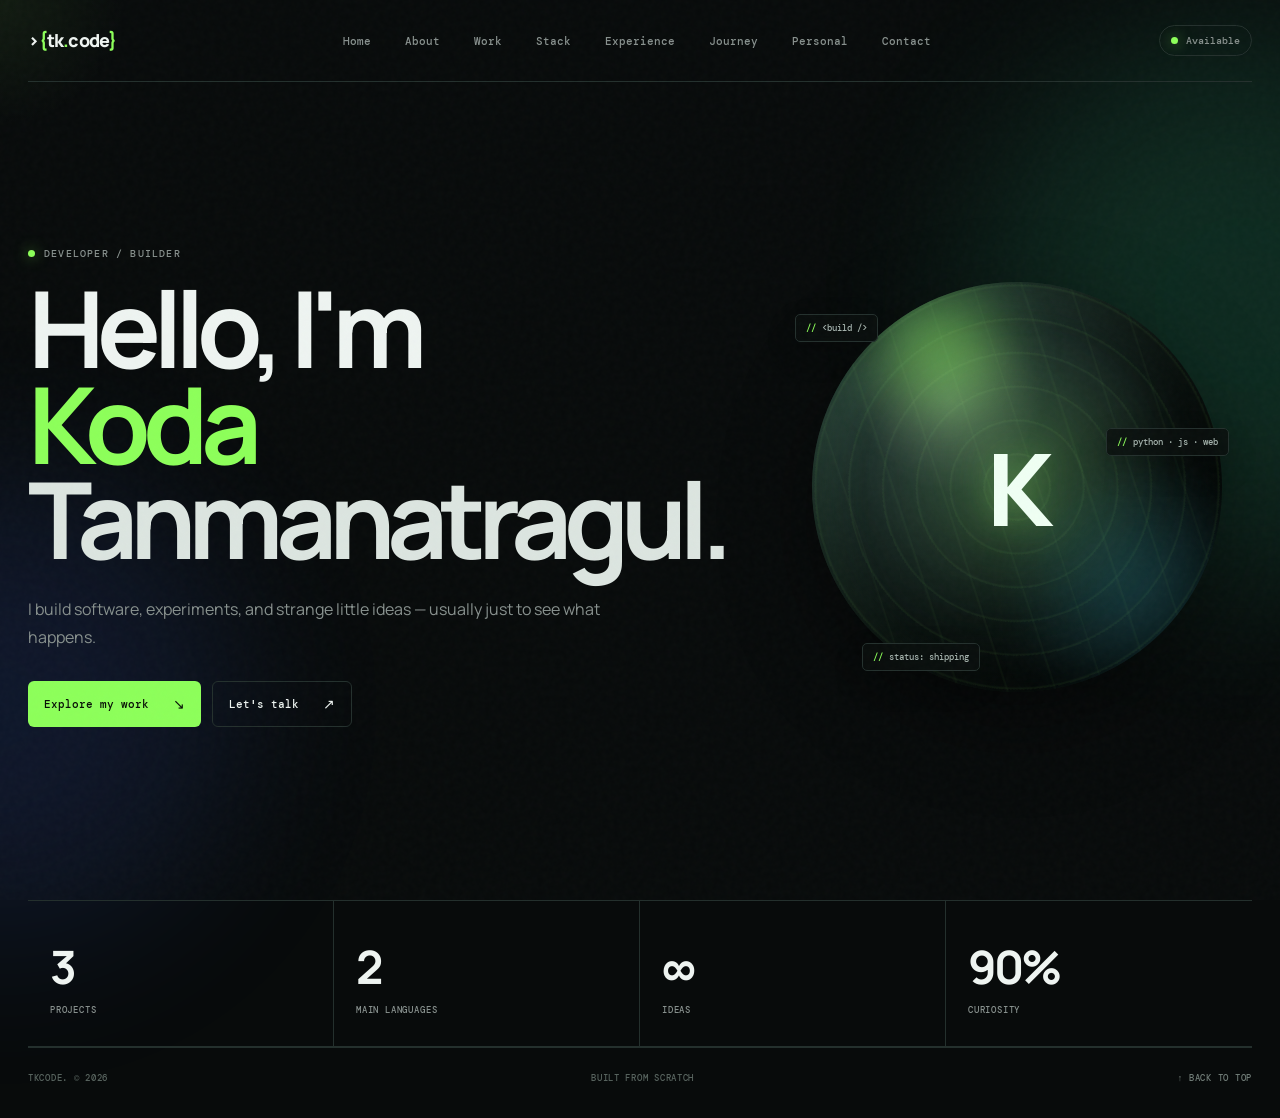
<file: index.html>
<!doctype html>
<html lang="en">
<head>
  <meta charset="utf-8">
  <meta name="viewport" content="width=device-width,initial-scale=1">
  <meta name="theme-color" content="#080d0d">
  <meta name="description" content="Koda — developer, builder, and creator.">
  <title>Koda — Developer</title>
  <link rel="preconnect" href="https://fonts.googleapis.com">
  <link rel="preconnect" href="https://fonts.gstatic.com" crossorigin>
  <link href="https://fonts.googleapis.com/css2?family=DM+Mono:wght@400;500&family=Manrope:wght@400;500;600;700;800&display=swap" rel="stylesheet">
  <link rel="stylesheet" href="style.css">
</head>
<body>
  <div class="noise"></div>
  <div class="cursor-glow"></div>
  <div class="ambient ambient-a"></div>
  <div class="ambient ambient-b"></div>

  <header class="site-header">
    <a class="brand" href="index.html">
      ><span>{</span>tk<span>.</span>code<span>}</span>
    </a>

    <nav class="nav">
      <a class="active" href="index.html">Home</a>
      <a href="about.html">About</a>
      <a href="work.html">Work</a>
      <a href="stack.html">Stack</a>
      <a href="experience.html">Experience</a>
      <a href="journey.html">Journey</a>
      <a href="personal.html">Personal</a>
      <a href="contact.html">Contact</a>
    </nav>

    <a class="availability" href="contact.html">
      <span></span>
      Available
    </a>
  </header>

  <main id="top">
    <section class="hero section-pad">
      <div class="hero-copy reveal">
        <div class="kicker">
          <span class="pulse"></span>
          Developer / Builder
        </div>

        <h1>
          Hello, I'm<br>
          <span>Koda</span><br>
          <i>Tanmanatragul.</i>
        </h1>

        <p class="hero-sub">
          I build software, experiments, and strange little ideas — usually just to see what happens.
        </p>

        <div class="hero-actions">
          <a class="btn btn-fill magnetic" href="work.html">
            Explore my work <b>↘</b>
          </a>
          <a class="btn btn-ghost magnetic" href="contact.html">
            Let's talk <b>↗</b>
          </a>
        </div>
      </div>

      <div class="hero-visual reveal reveal-delay-2">
        <div class="orbit orbit-one"></div>
        <div class="orbit orbit-two"></div>

        <div class="hero-sphere">
          <div class="sphere-glow"></div>
          <div class="sphere-grid"></div>
          <div class="sphere-core">K</div>
        </div>

        <div class="floating-code code-a">&lt;build /&gt;</div>
        <div class="floating-code code-b">python · js · web</div>
        <div class="floating-code code-c">status: shipping</div>
      </div>
    </section>

    <section class="stats section-pad compact-pad reveal">
      <div class="stat">
        <strong data-count="3">0</strong>
        <span>projects</span>
      </div>

      <div class="stat">
        <strong data-count="2">0</strong>
        <span>main languages</span>
      </div>

      <div class="stat">
        <strong>∞</strong>
        <span>ideas</span>
      </div>

      <div class="stat">
        <strong data-count="100" data-suffix="%">0%</strong>
        <span>curiosity</span>
      </div>
    </section>
  </main>

  <footer class="footer">
    <span>tkcode. © 2026</span>
    <span>Built from scratch</span>
    <a href="#top">↑ back to top</a>
  </footer>

  <script src="script.js"></script>
</body>
</html>
</file>
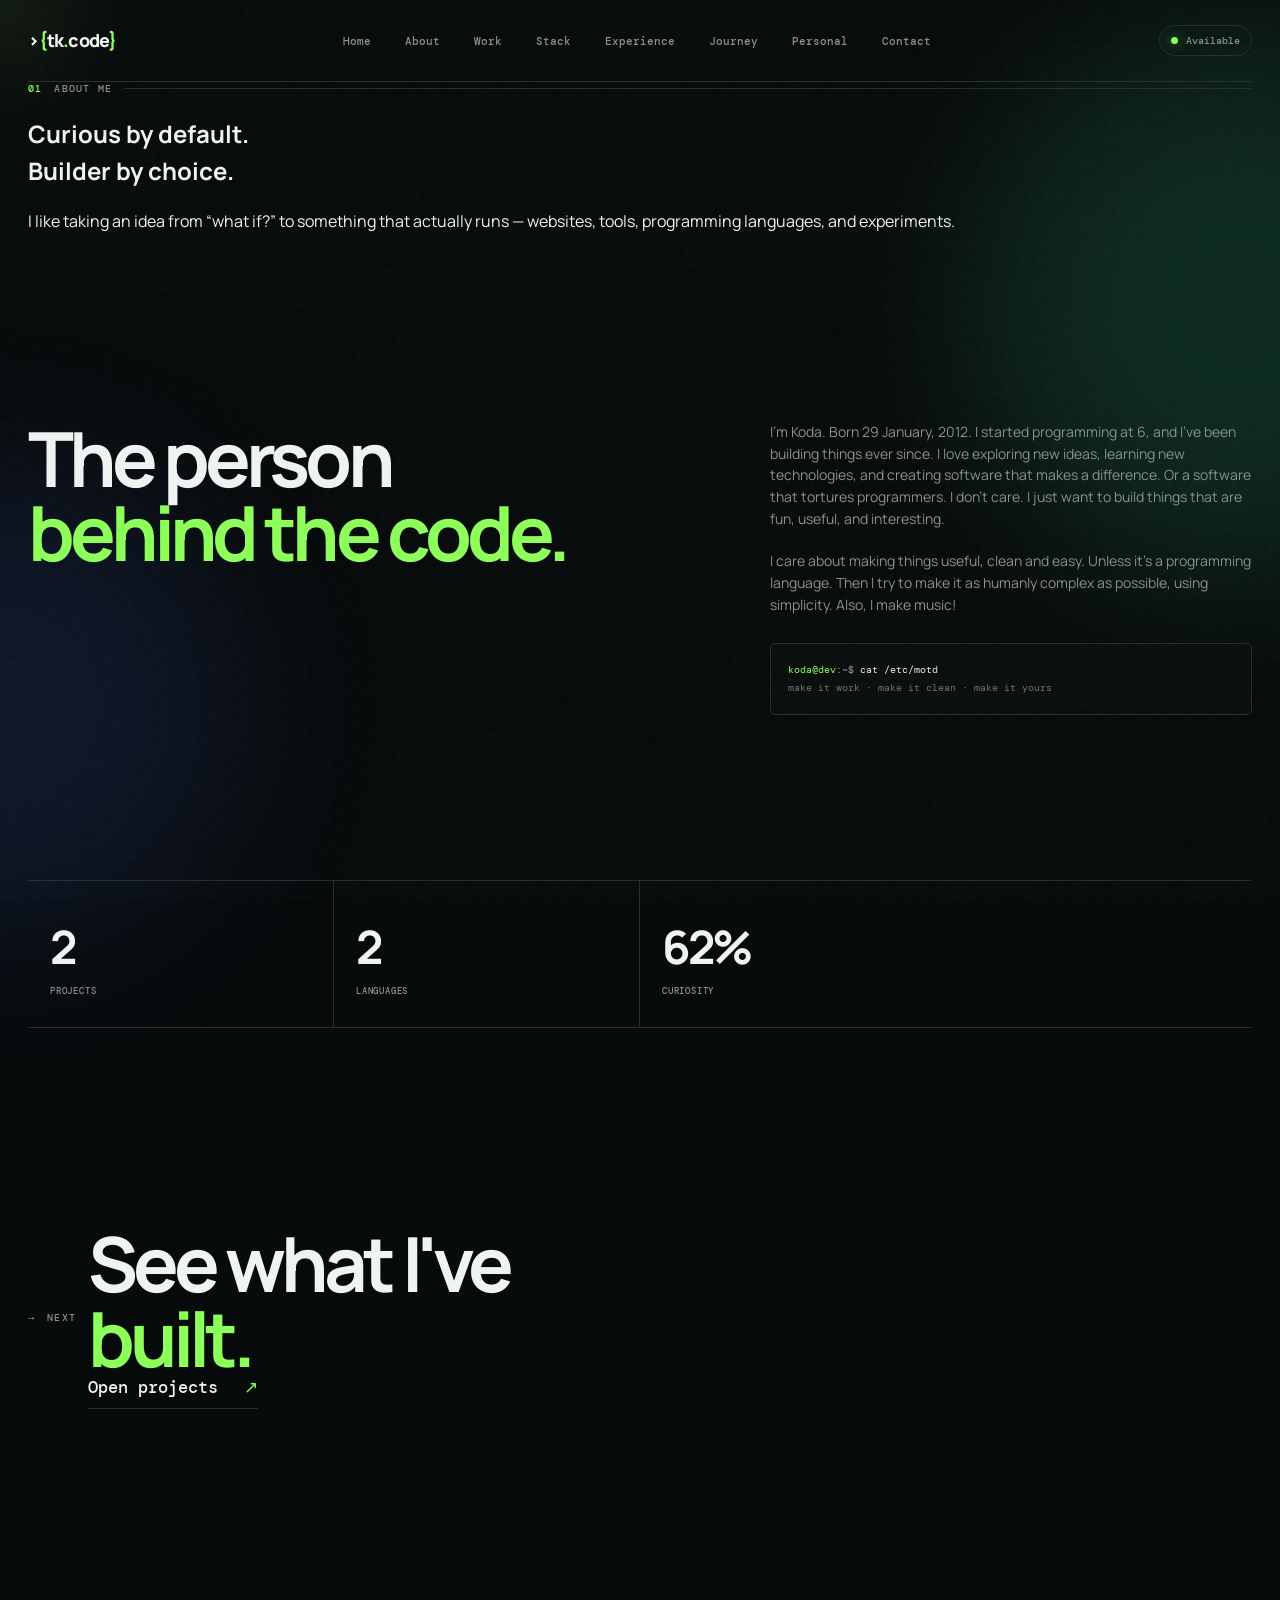
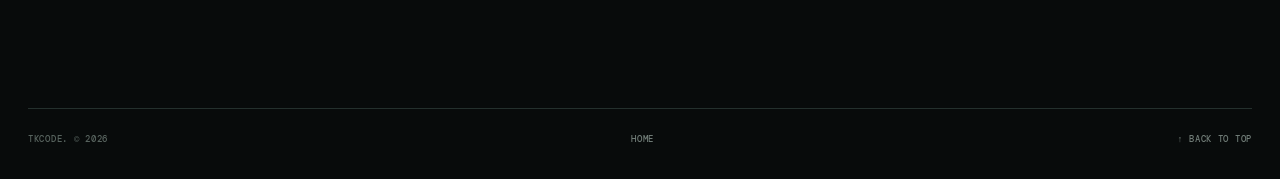
<file: about.html>
<!doctype html>
<html lang="en">
<head>
  <meta charset="utf-8">
  <meta name="viewport" content="width=device-width,initial-scale=1">
  <meta name="theme-color" content="#080d0d">
  <title>Koda — About</title>
  <link rel="preconnect" href="https://fonts.googleapis.com">
  <link rel="preconnect" href="https://fonts.gstatic.com" crossorigin>
  <link href="https://fonts.googleapis.com/css2?family=DM+Mono:wght@400;500&family=Manrope:wght@400;500;600;700;800&display=swap" rel="stylesheet">
  <link rel="stylesheet" href="style.css">
</head>
<body>
  <div class="noise"></div>
  <div class="cursor-glow"></div>
  <div class="ambient ambient-a"></div>
  <div class="ambient ambient-b"></div>

  <header class="site-header">
    <a class="brand" href="index.html">
      ><span>{</span>tk<span>.</span>code<span>}</span>
    </a>

    <nav class="nav">
      <a href="index.html">Home</a>
      <a class="active" href="about.html">About</a>
      <a href="work.html">Work</a>
      <a href="stack.html">Stack</a>
      <a href="experience.html">Experience</a>
      <a href="journey.html">Journey</a>
      <a href="personal.html">Personal</a>
      <a href="contact.html">Contact</a>
    </nav>

    <a class="availability" href="contact.html">
      <span></span>
      Available
    </a>
  </header>

  <main>
    <section class="section-pad page-hero reveal">
      <div class="section-label">
        <span>01</span>
        About me
        <i></i>
      </div>

      <h1 class="page-title">
        Curious by default.<br>
        <span>Builder by choice.</span>
      </h1>

      <p class="page-lead">
        I like taking an idea from “what if?” to something that actually runs — websites, tools, programming languages, and experiments.
      </p>
    </section>

    <section class="section-pad section-block reveal">
      <div class="about-grid">
        <div class="about-lead">
          <h2>
            The person<br>
            <span>behind the code.</span>
          </h2>
        </div>

        <div class="about-copy">
          <p>
            I'm Koda. Born 29 January, 2012. I started programming at 6, and I've been building things ever since. I love exploring new ideas, learning new technologies, and creating software that makes a difference. Or a software that tortures programmers. I don't care. I just want to build things that are fun, useful, and interesting.
          </p>

          <p>
            I care about making things useful, clean and easy. Unless it's a programming language. Then I try to make it as humanly complex as possible, using simplicity. Also, I make music!
          </p>

          <div class="mono-note">
            <span>koda@dev</span>:~$ <b>cat /etc/motd</b><br>
            <em>make it work · make it clean · make it yours</em>
          </div>
        </div>
      </div>
    </section>

    <section class="section-pad section-block reveal">
      <div class="stats">
        <div class="stat">
          <strong data-count="4">0</strong>
          <span>projects</span>
        </div>

        <div class="stat">
          <strong data-count="3">0</strong>
          <span>languages</span>
        </div>

        <div class="stat">
          <strong data-count="100" data-suffix="%">0%</strong>
          <span>curiosity</span>
        </div>
      </div>
    </section>

    <section class="section-pad contact reveal">
      <div class="section-label">
        <span>→</span>
        Next
        <i></i>
      </div>

      <div class="contact-content">
        <h2>
          See what I've<br>
          <span>built.</span>
        </h2>

        <a class="email-link magnetic" href="work.html">
          Open projects <span>↗</span>
        </a>
      </div>
    </section>
  </main>

  <footer class="footer">
    <span>tkcode. © 2026</span>
    <a href="index.html">Home</a>
    <a href="#top">↑ back to top</a>
  </footer>

  <script src="script.js"></script>
</body>
</html>
</file>
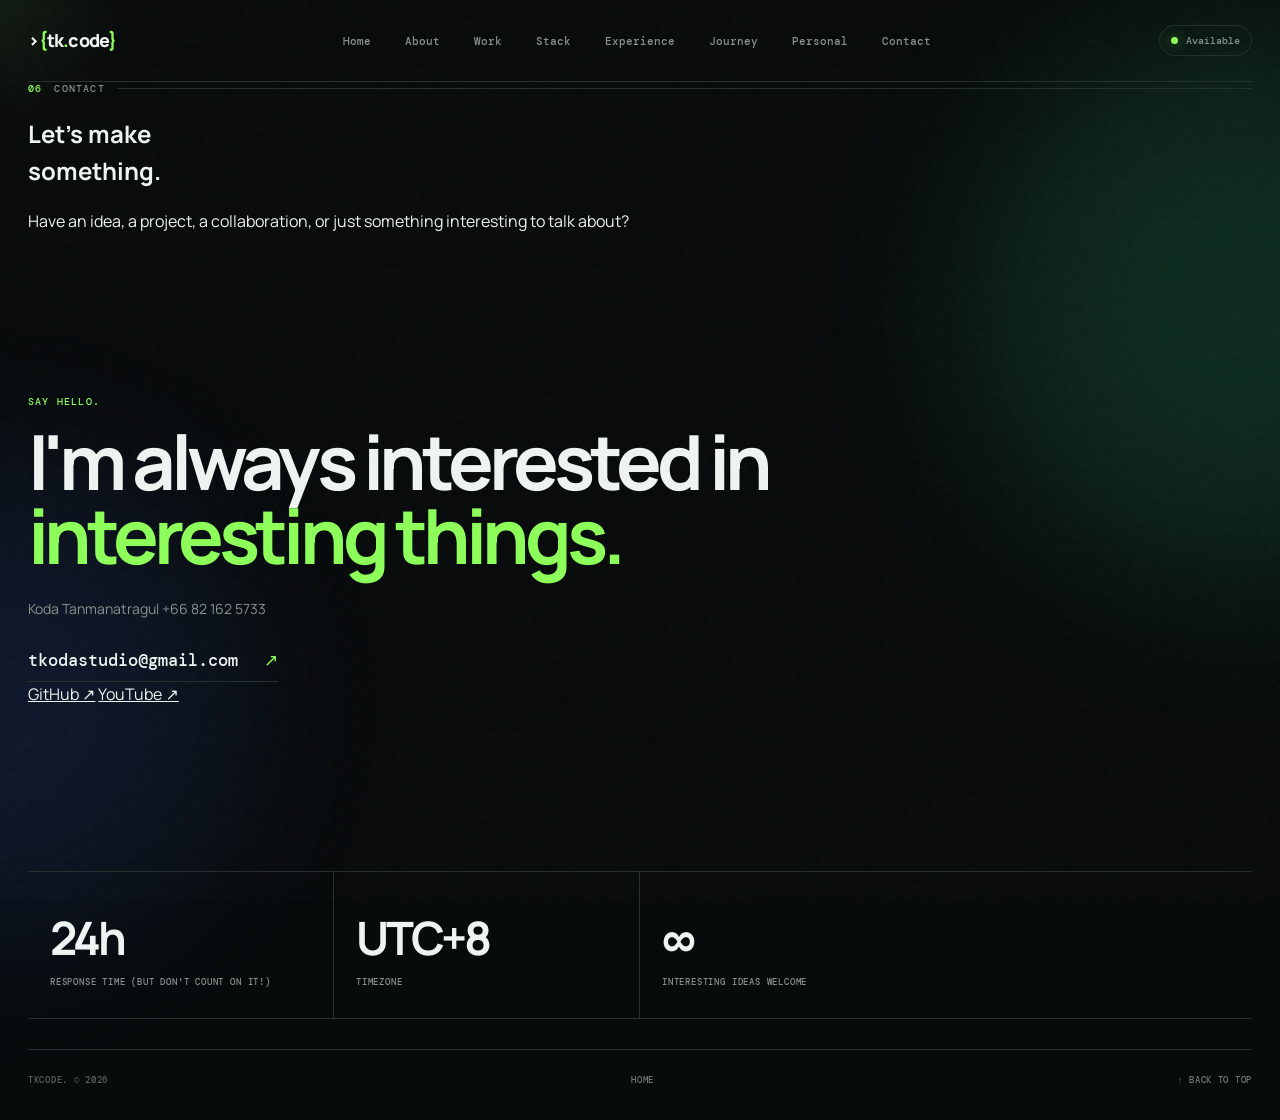
<file: contact.html>
<!doctype html>
<html lang="en">
<head>
  <meta charset="utf-8">
  <meta name="viewport" content="width=device-width,initial-scale=1">
  <title>Koda — Contact</title>
  <link rel="preconnect" href="https://fonts.googleapis.com">
  <link rel="preconnect" href="https://fonts.gstatic.com" crossorigin>
  <link href="https://fonts.googleapis.com/css2?family=DM+Mono:wght@400;500&family=Manrope:wght@400;500;600;700;800&display=swap" rel="stylesheet">
  <link rel="stylesheet" href="style.css">
</head>
<body>
  <div class="noise"></div>
  <div class="cursor-glow"></div>
  <div class="ambient ambient-a"></div>
  <div class="ambient ambient-b"></div>

  <header class="site-header">
    <a class="brand" href="index.html">
      ><span>{</span>tk<span>.</span>code<span>}</span>
    </a>

    <nav class="nav">
      <a href="index.html">Home</a>
      <a href="about.html">About</a>
      <a href="work.html">Work</a>
      <a href="stack.html">Stack</a>
      <a href="experience.html">Experience</a>
      <a href="journey.html">Journey</a>
      <a href="personal.html">Personal</a>
      <a class="active" href="contact.html">Contact</a>
    </nav>

    <a class="availability" href="contact.html">
      <span></span>
      Available
    </a>
  </header>

  <main>
    <section class="section-pad page-hero reveal">
      <div class="section-label">
        <span>06</span>
        Contact
        <i></i>
      </div>

      <h1 class="page-title">
        Let's make<br>
        <span>something.</span>
      </h1>

      <p class="page-lead">
        Have an idea, a project, a collaboration, or just something interesting to talk about?
      </p>
    </section>

    <section class="section-pad section-block reveal">
      <div class="contact-content contact-large">
        <p class="kicker">Say hello.</p>

        <h2>
          I'm always interested in<br>
          <span>interesting things.</span>
        </h2>

        <p class="contact-copy">
          Koda Tanmanatragul
          +66 82 162 5733
        </p>

        <a class="email-link magnetic" href="mailto:tkodastudio@gmail.com">
          tkodastudio@gmail.com <span>↗</span>
        </a>

        <div class="contact-links">
          <a href="https://github.com/CoderKoda" target="_blank" rel="noreferrer">GitHub ↗</a>
          <a href="https://youtube.com/@tkodamusic">YouTube ↗</a>
        </div>
      </div>
    </section>

    <section class="section-pad section-block reveal">
      <div class="stats">
        <div class="stat">
          <strong>24h</strong>
          <span>response time (but don't count on it!)</span>
        </div>

        <div class="stat">
          <strong>UTC+8</strong>
          <span>timezone</span>
        </div>

        <div class="stat">
          <strong>∞</strong>
          <span>interesting ideas welcome</span>
        </div>
      </div>
    </section>
  </main>

  <footer class="footer">
    <span>tkcode. © 2026</span>
    <a href="index.html">Home</a>
    <a href="#top">↑ back to top</a>
  </footer>

  <script src="script.js"></script>
</body>
</html>
</file>
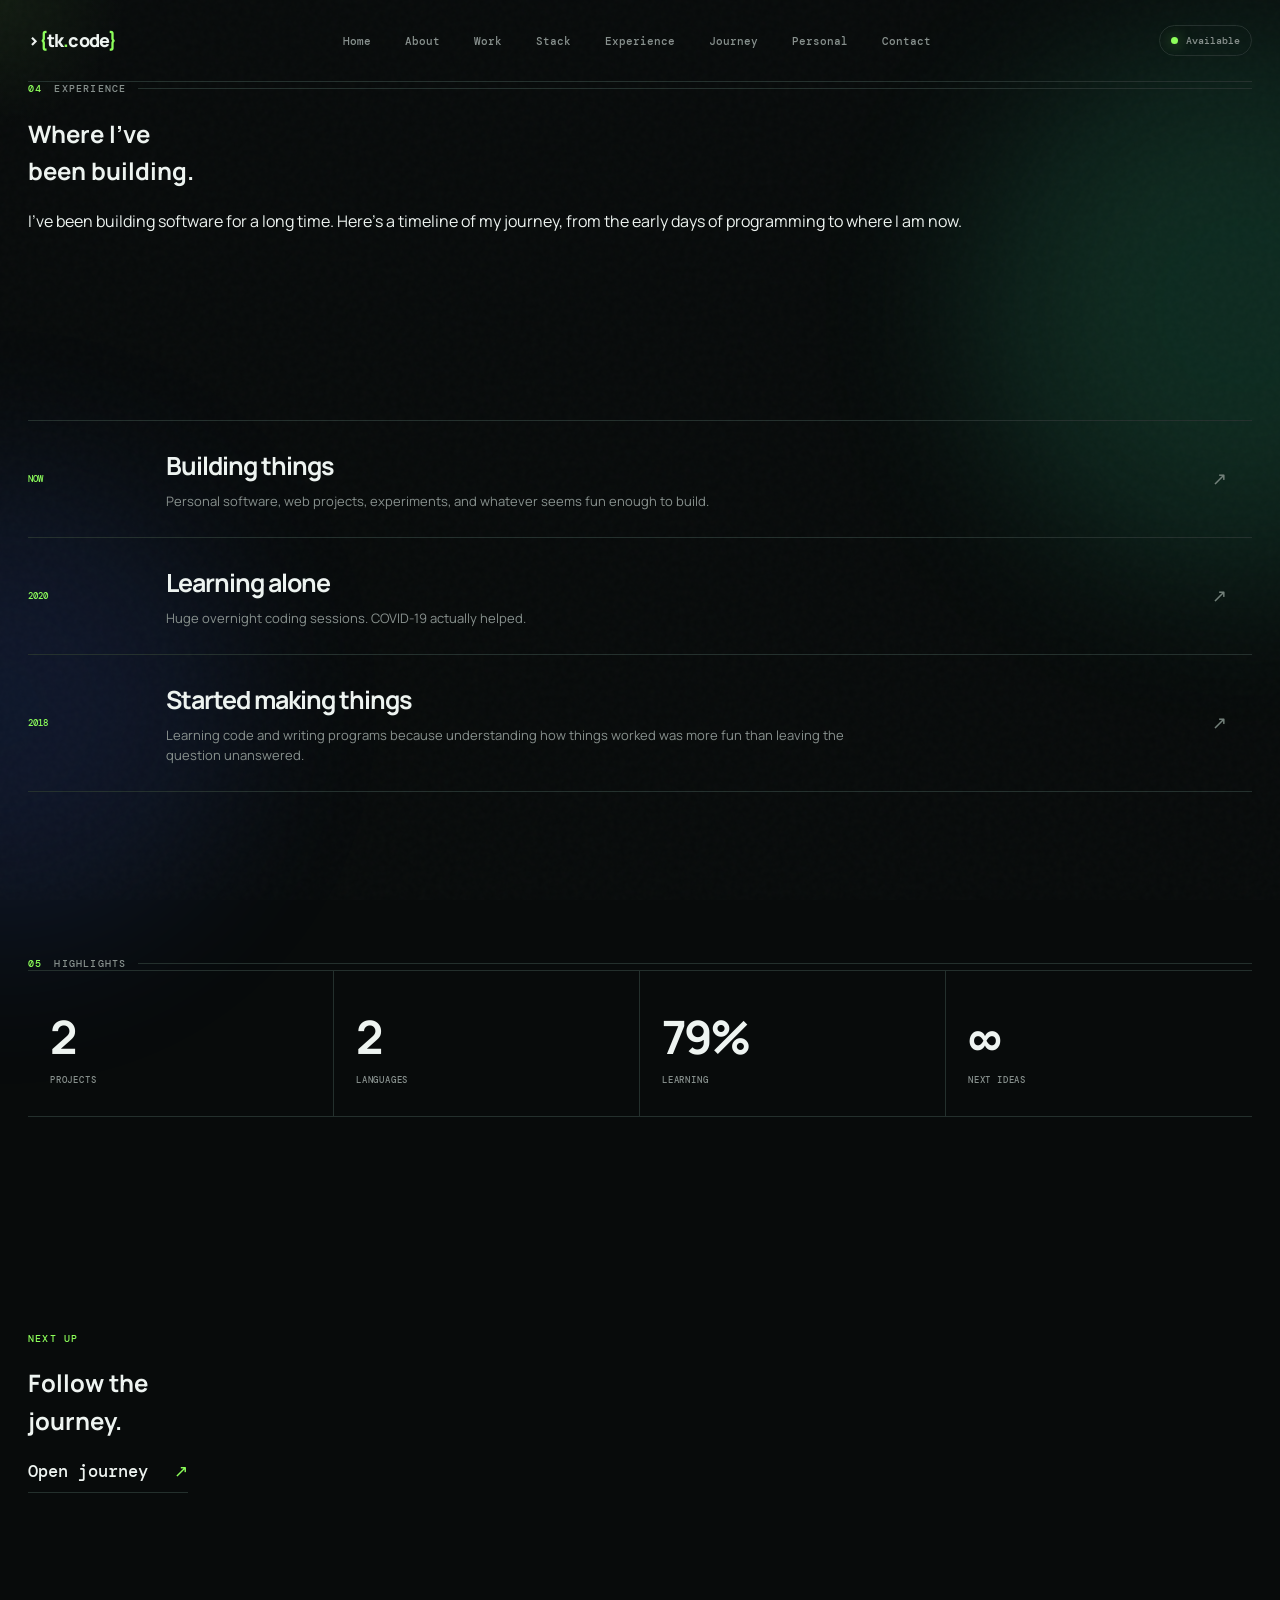
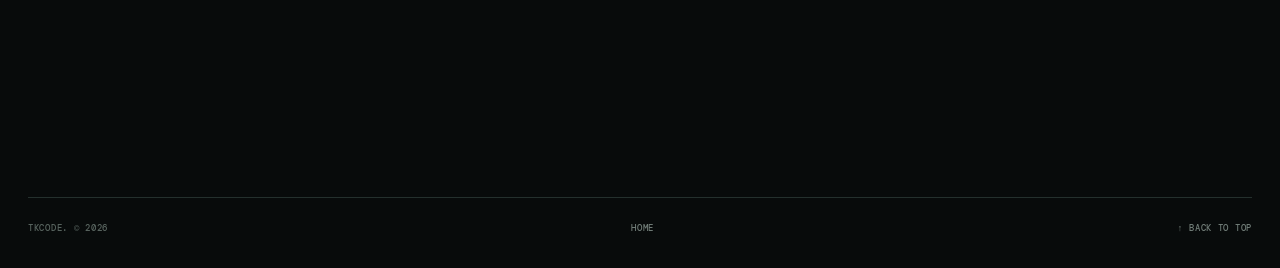
<file: experience.html>
<!doctype html>
<html lang="en">
<head>
  <meta charset="utf-8">
  <meta name="viewport" content="width=device-width,initial-scale=1">
  <title>Koda — Experience</title>
  <link rel="preconnect" href="https://fonts.googleapis.com">
  <link rel="preconnect" href="https://fonts.gstatic.com" crossorigin>
  <link href="https://fonts.googleapis.com/css2?family=DM+Mono:wght@400;500&family=Manrope:wght@400;500;600;700;800&display=swap" rel="stylesheet">
  <link rel="stylesheet" href="style.css">
</head>
<body>
  <div class="noise"></div>
  <div class="cursor-glow"></div>
  <div class="ambient ambient-a"></div>
  <div class="ambient ambient-b"></div>

  <header class="site-header">
    <a class="brand" href="index.html">
      ><span>{</span>tk<span>.</span>code<span>}</span>
    </a>

    <nav class="nav">
      <a href="index.html">Home</a>
      <a href="about.html">About</a>
      <a href="work.html">Work</a>
      <a href="stack.html">Stack</a>
      <a class="active" href="experience.html">Experience</a>
      <a href="journey.html">Journey</a>
      <a href="personal.html">Personal</a>
      <a href="contact.html">Contact</a>
    </nav>

    <a class="availability" href="contact.html">
      <span></span>
      Available
    </a>
  </header>

  <main>
    <section class="section-pad page-hero reveal">
      <div class="section-label">
        <span>04</span>
        Experience
        <i></i>
      </div>

      <h1 class="page-title">
        Where I've<br>
        <span>been building.</span>
      </h1>

      <p class="page-lead">
        I've been building software for a long time. Here's a timeline of my journey, from the early days of programming to where I am now.
      </p>
    </section>

    <section class="section-pad section-block reveal">
      <div class="experience-list">
        <article class="experience-item">
          <span class="experience-year">NOW</span>
          <div>
            <h3>Building things</h3>
            <p>
              Personal software, web projects, experiments, and whatever seems fun enough to build.
            </p>
          </div>
          <span class="experience-mark">↗</span>
        </article>

        <article class="experience-item">
          <span class="experience-year">2020</span>
          <div>
            <h3>Learning alone</h3>
            <p>
              Huge overnight coding sessions. COVID-19 actually helped.
            </p>
          </div>
          <span class="experience-mark">↗</span>
        </article>

        <article class="experience-item">
          <span class="experience-year">2018</span>
          <div>
            <h3>Started making things</h3>
            <p>
              Learning code and writing programs because understanding how things worked was more fun than leaving the question unanswered.
            </p>
          </div>
          <span class="experience-mark">↗</span>
        </article>
      </div>
    </section>

    <section class="section-pad section-block reveal">
      <div class="section-label">
        <span>05</span>
        Highlights
        <i></i>
      </div>

      <div class="stats">
        <div class="stat">
          <strong data-count="3">0</strong>
          <span>projects</span>
        </div>

        <div class="stat">
          <strong data-count="2">0</strong>
          <span>languages</span>
        </div>

        <div class="stat">
          <strong data-count="100" data-suffix="%">0%</strong>
          <span>learning</span>
        </div>

        <div class="stat">
          <strong>∞</strong>
          <span>next ideas</span>
        </div>
      </div>
    </section>

    <section class="section-pad contact reveal">
      <div class="contact-content">
        <p class="kicker">Next up</p>

        <h1>
          Follow the<br>
          <span>journey.</span>
        </h1>

        <a class="email-link magnetic" href="journey.html">
          Open journey <span>↗</span>
        </a>
      </div>
    </section>
  </main>

  <footer class="footer">
    <span>tkcode. © 2026</span>
    <a href="index.html">Home</a>
    <a href="#top">↑ back to top</a>
  </footer>

  <script src="script.js"></script>
</body>
</html>
</file>
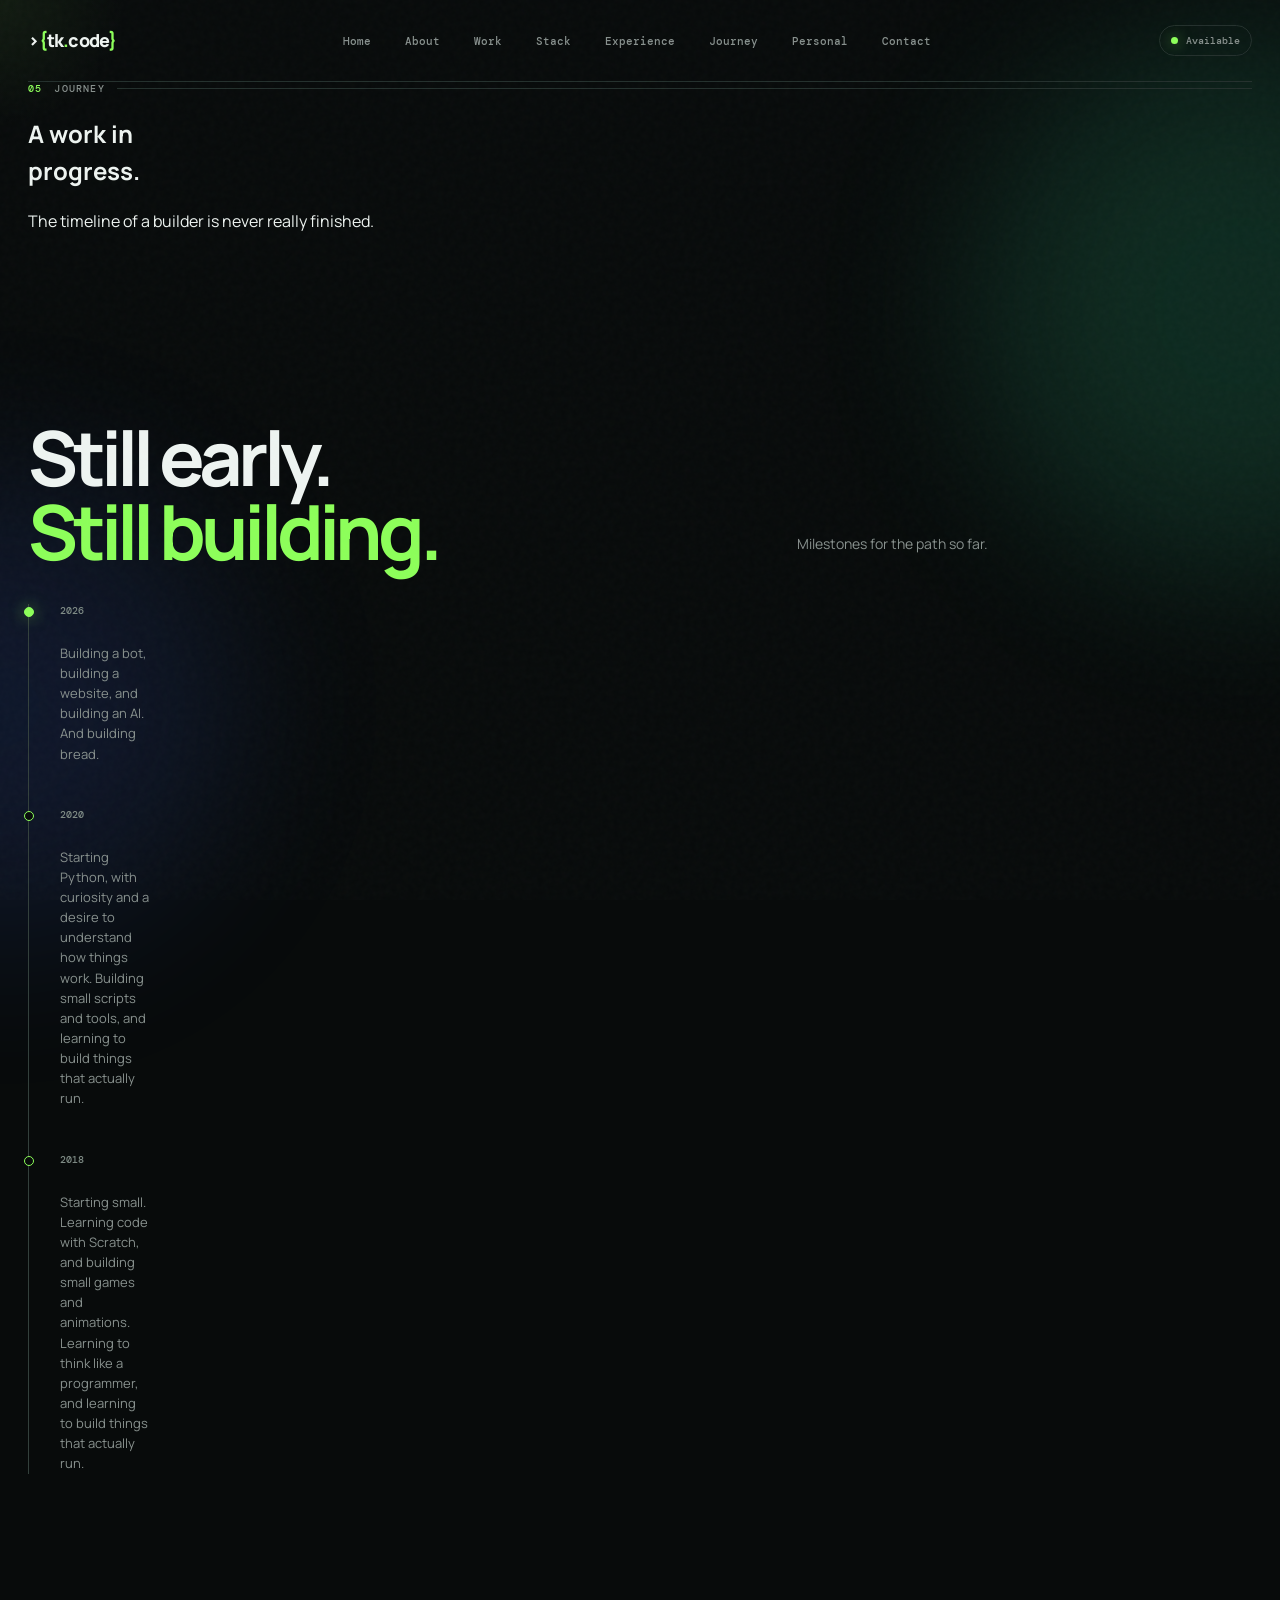
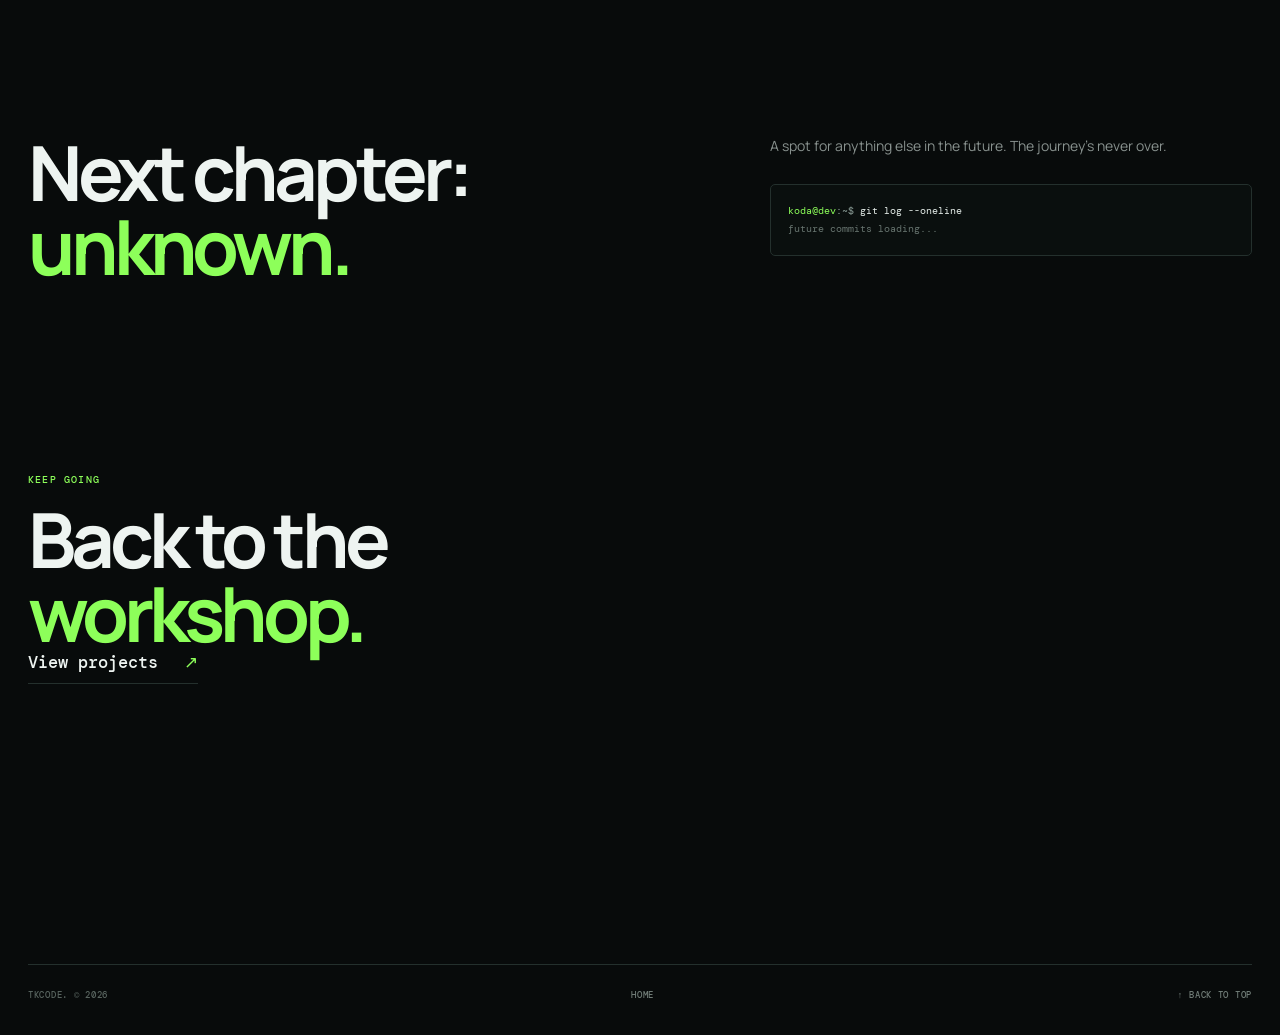
<file: journey.html>
<!doctype html>
<html lang="en">
<head>
  <meta charset="utf-8">
  <meta name="viewport" content="width=device-width,initial-scale=1">
  <title>Koda — Journey</title>
  <link rel="preconnect" href="https://fonts.googleapis.com">
  <link rel="preconnect" href="https://fonts.gstatic.com" crossorigin>
  <link href="https://fonts.googleapis.com/css2?family=DM+Mono:wght@400;500&family=Manrope:wght@400;500;600;700;800&display=swap" rel="stylesheet">
  <link rel="stylesheet" href="style.css">
</head>
<body>
  <div class="noise"></div>
  <div class="cursor-glow"></div>
  <div class="ambient ambient-a"></div>
  <div class="ambient ambient-b"></div>

  <header class="site-header">
    <a class="brand" href="index.html">
     ><span>{</span>tk<span>.</span>code<span>}</span>
    </a>

    <nav class="nav">
      <a href="index.html">Home</a>
      <a href="about.html">About</a>
      <a href="work.html">Work</a>
      <a href="stack.html">Stack</a>
      <a href="experience.html">Experience</a>
      <a class="active" href="journey.html">Journey</a>
      <a href="personal.html">Personal</a>
      <a href="contact.html">Contact</a>
    </nav>

    <a class="availability" href="contact.html">
      <span></span>
      Available
    </a>
  </header>

  <main>
    <section class="section-pad page-hero reveal">
      <div class="section-label">
        <span>05</span>
        Journey
        <i></i>
      </div>

      <h1 class="page-title">
        A work in<br>
        <span>progress.</span>
      </h1>

      <p class="page-lead">
        The timeline of a builder is never really finished.
      </p>
    </section>

    <section class="section-pad section-block journey reveal">
      <div class="journey-heading">
        <h2>
          Still early.<br>
          <span>Still building.</span>
        </h2>
        <p>
          Milestones for the path so far.
        </p>
      </div>

      <div class="timeline">
        <div class="timeline-item active">
          <span>2026</span>
          <div class="timeline-line"></div>
          <p>
            Building a bot, building a website, and building an AI. And building bread.
          </p>
        </div>

        <div class="timeline-item">
          <span>2020</span>
          <div class="timeline-line"></div>
          <p>
            Starting Python, with curiosity and a desire to understand how things work. Building small scripts and tools, and learning to build things that actually run.
          </p>
        </div>

        <div class="timeline-item">
          <span>2018</span>
          <div class="timeline-line"></div>
          <p>
            Starting small. Learning code with Scratch, and building small games and animations. Learning to think like a programmer, and learning to build things that actually run.
        </div>
      </div>
    </section>

    <section class="section-pad section-block reveal">
      <div class="about-grid">
        <div class="about-lead">
          <h2>
            Next chapter:<br>
            <span>unknown.</span>
          </h2>
        </div>

        <div class="about-copy">
          <p>
            A spot for anything else in the future. The journey's never over.

          <div class="mono-note">
            <span>koda@dev</span>:~$ <b>git log --oneline</b><br>
            <em>future commits loading...</em>
          </div>
        </div>
      </div>
    </section>

    <section class="section-pad contact reveal">
      <div class="contact-content">
        <p class="kicker">Keep going</p>

        <h2>
          Back to the<br>
          <span>workshop.</span>
        </h2>

        <a class="email-link magnetic" href="work.html">
          View projects <span>↗</span>
        </a>
      </div>
    </section>
  </main>

  <footer class="footer">
    <span>tkcode. © 2026</span>
    <a href="index.html">Home</a>
    <a href="#top">↑ back to top</a>
  </footer>

  <script src="script.js"></script>
</body>
</html>
</file>
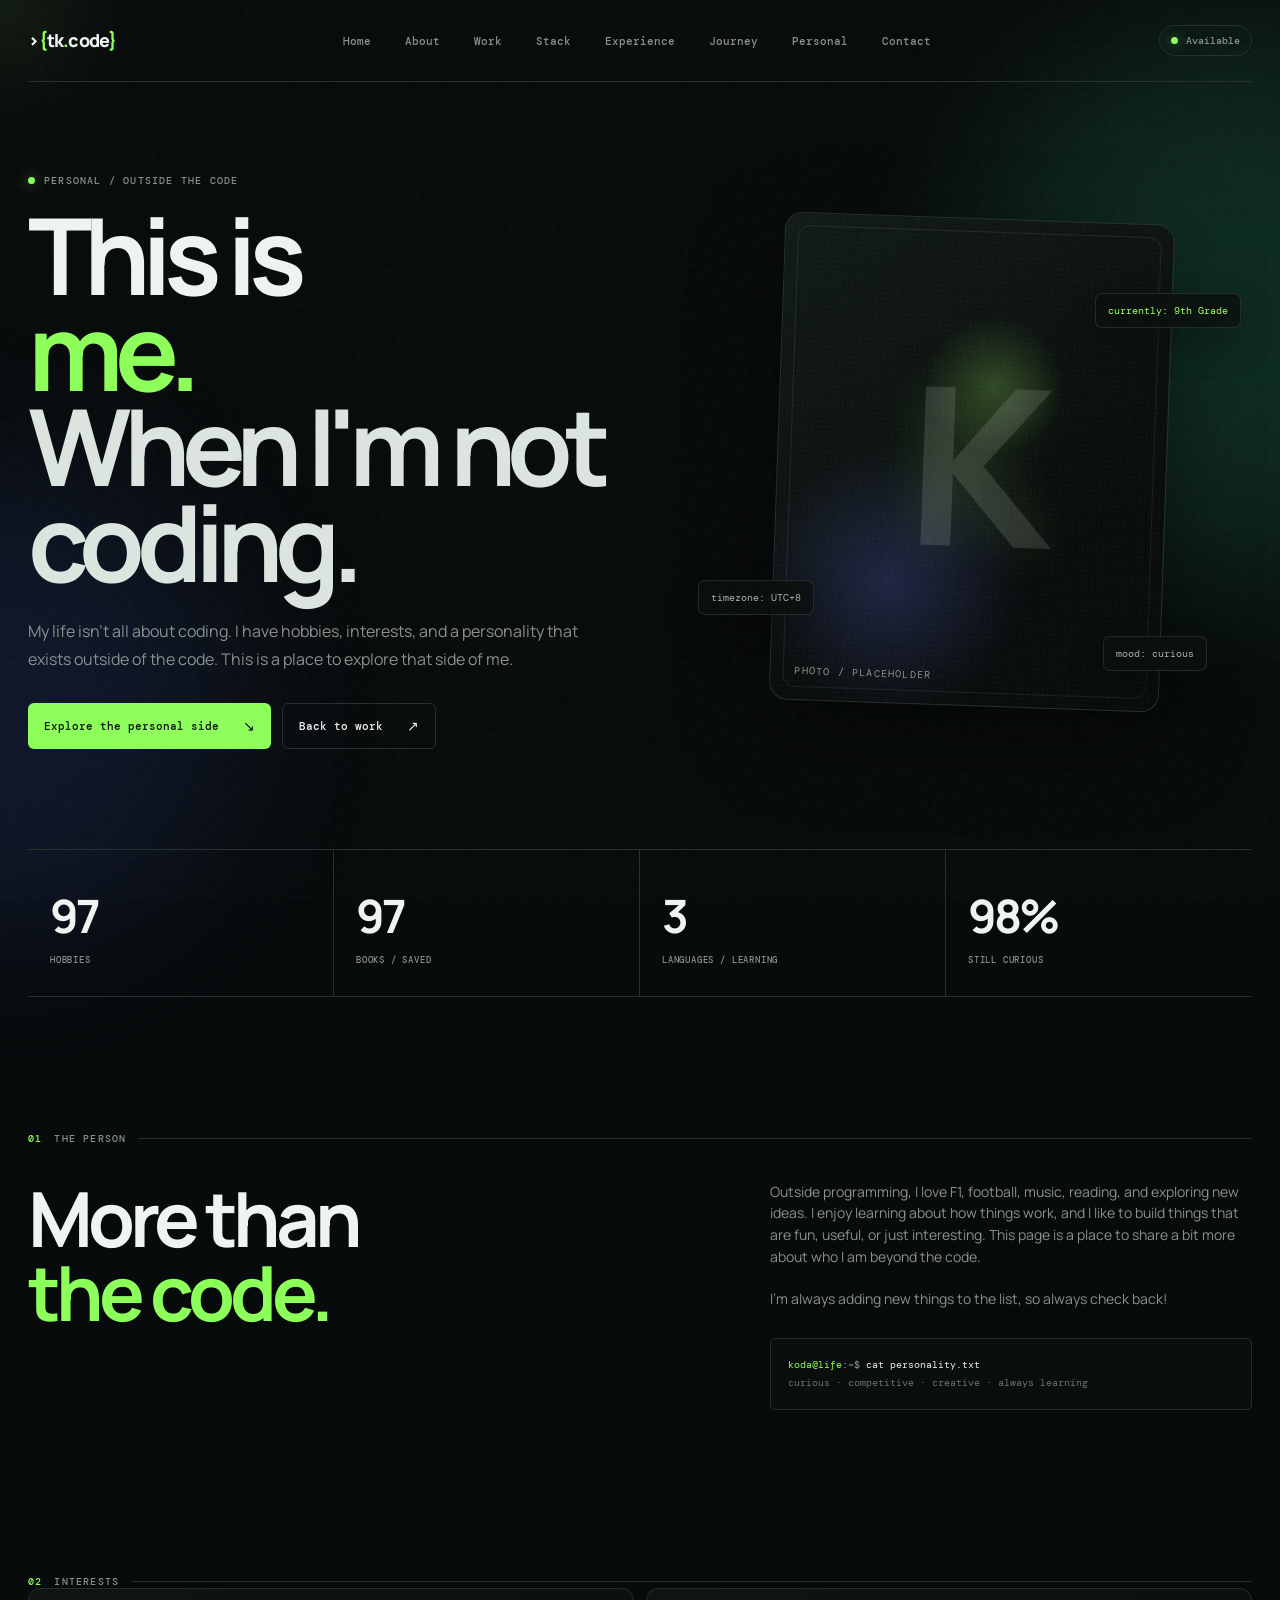
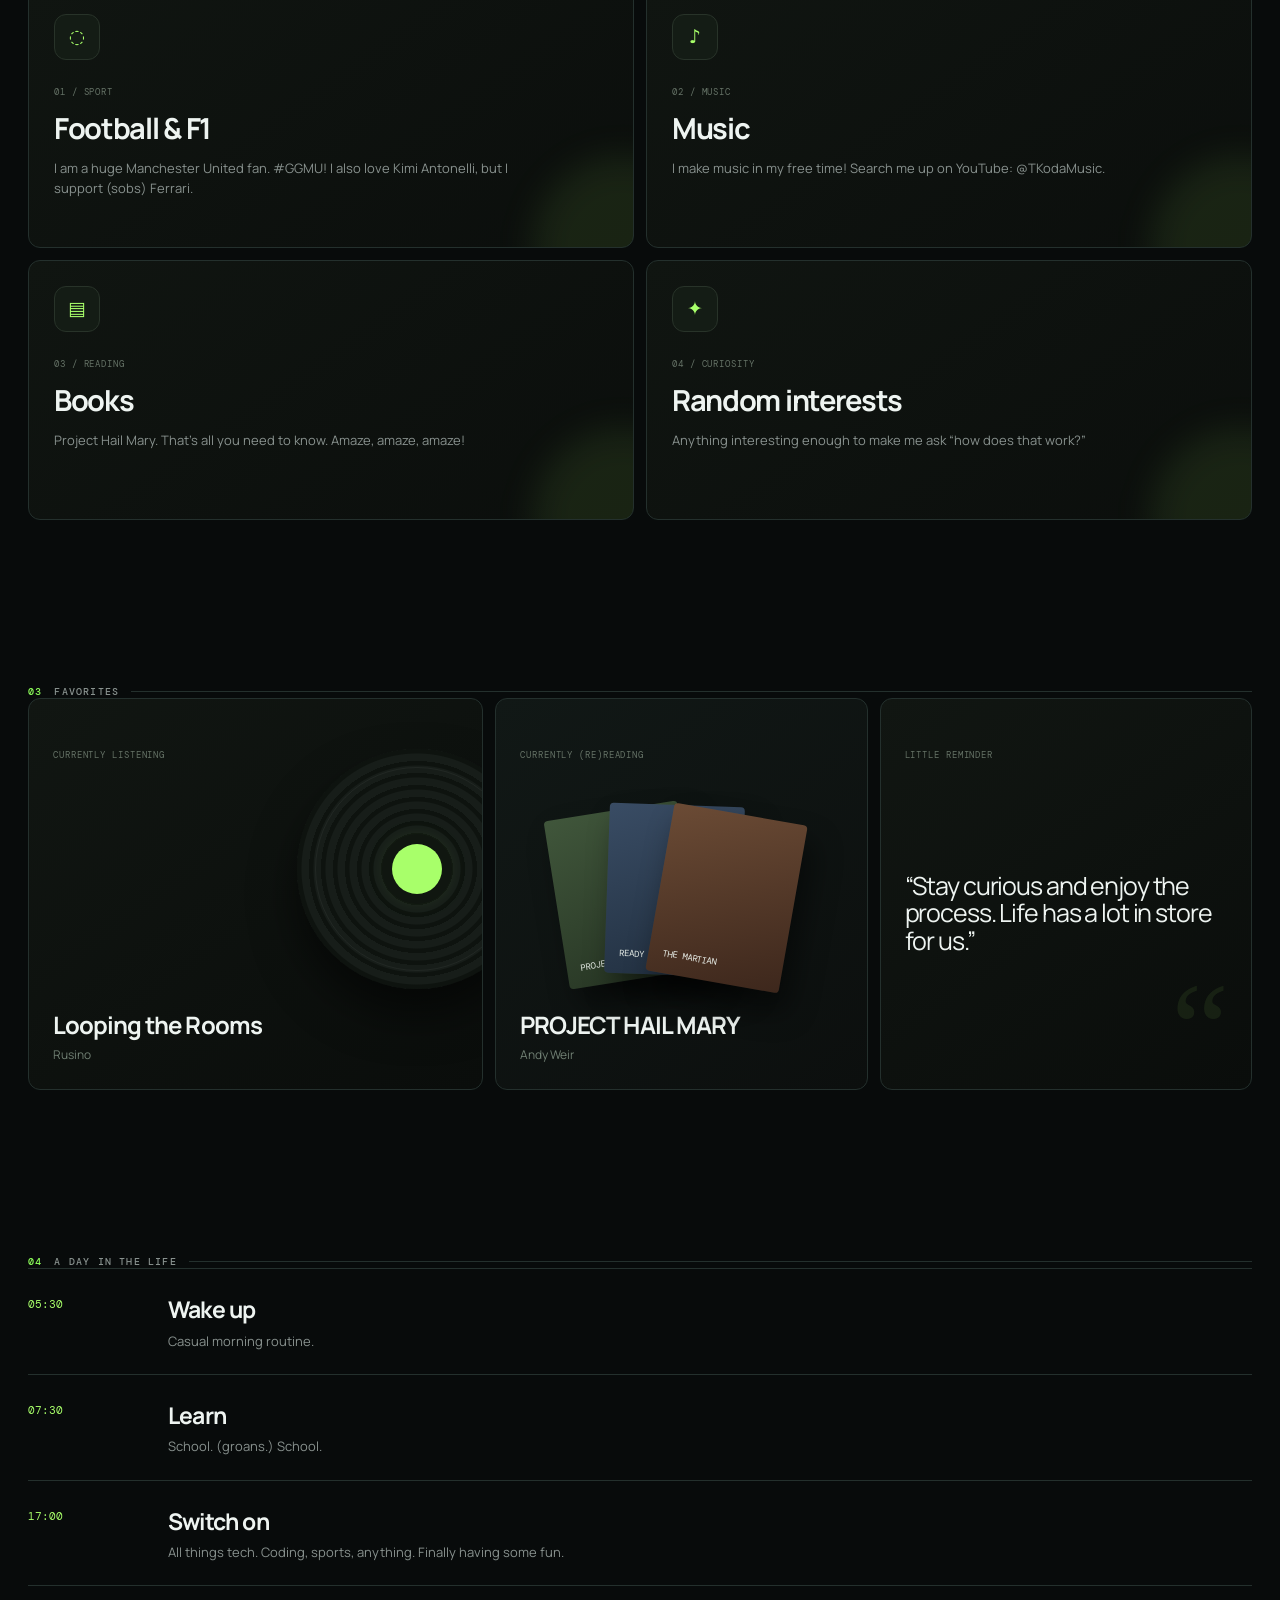
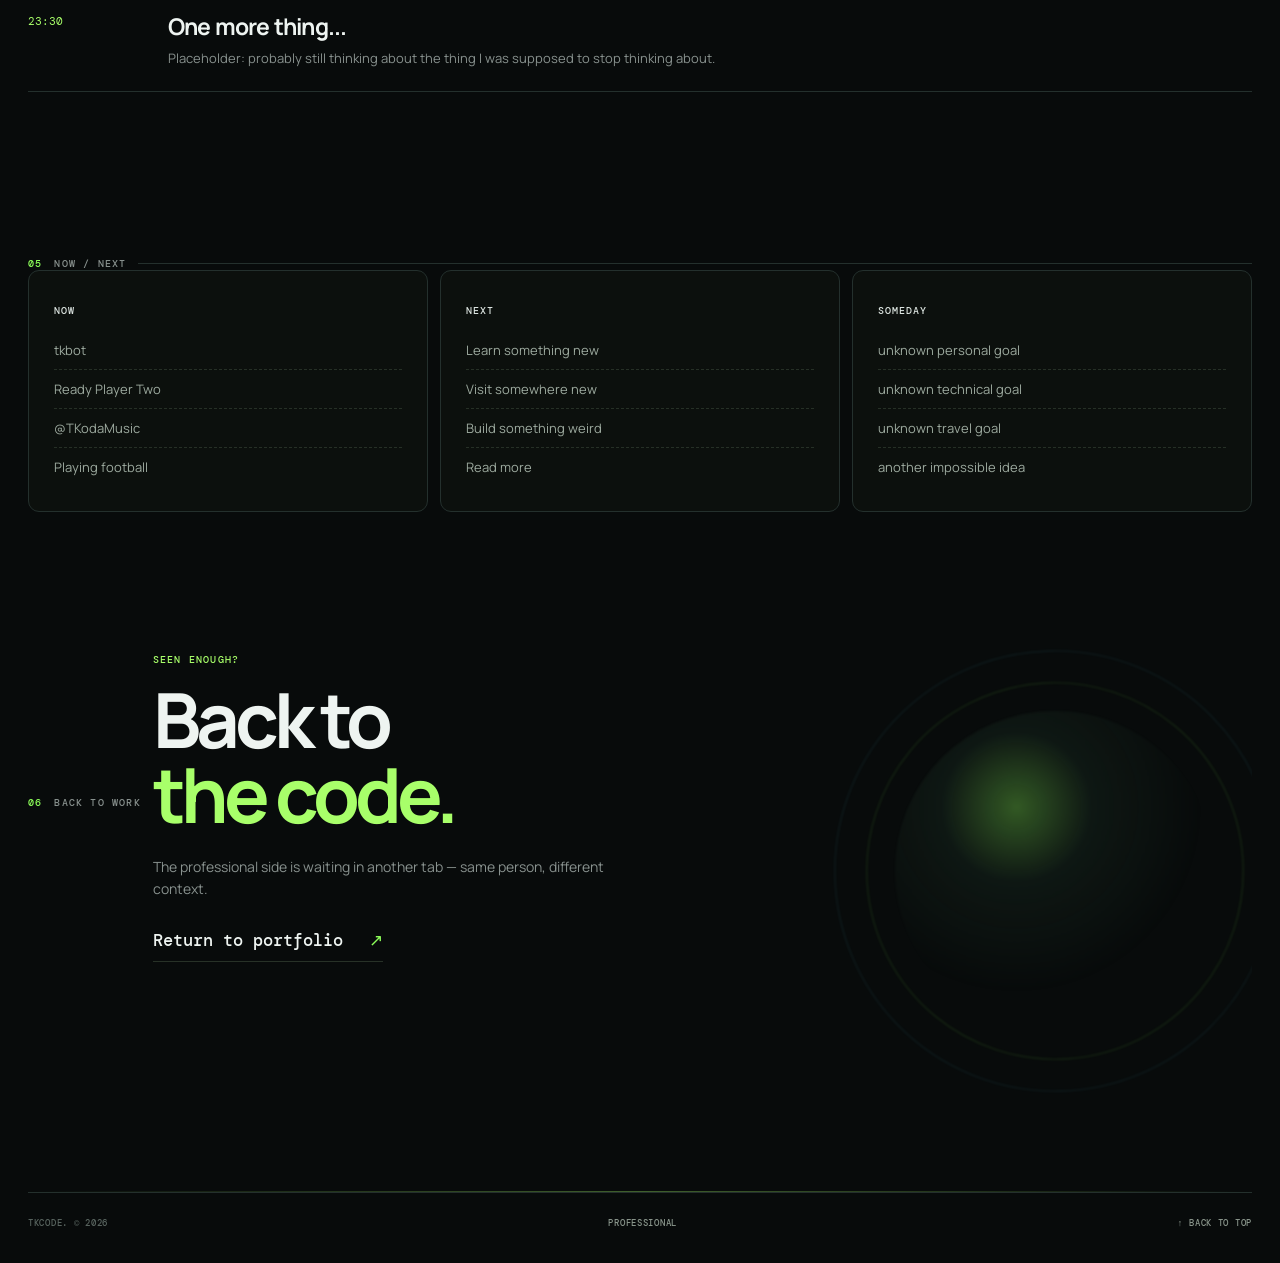
<file: personal.html>
<!doctype html>
<html lang="en">
<head>
  <meta charset="utf-8">
  <meta name="viewport" content="width=device-width,initial-scale=1">
  <meta name="theme-color" content="#080d0d">
  <meta name="description" content="Koda — personal page.">
  <title>Koda — Personal</title>
  <link rel="preconnect" href="https://fonts.googleapis.com">
  <link rel="preconnect" href="https://fonts.gstatic.com" crossorigin>
  <link href="https://fonts.googleapis.com/css2?family=DM+Mono:wght@400;500&family=Manrope:wght@400;500;600;700;800&display=swap" rel="stylesheet">
  <link rel="stylesheet" href="style.css">
  <link rel="stylesheet" href="personal.css">
</head>
<body class="personal-page">
  <div class="noise"></div>
  <div class="cursor-glow"></div>
  <div class="ambient ambient-a"></div>
  <div class="ambient ambient-b"></div>

  <header class="site-header">
    <a class="brand" href="index.html">
      ><span>{</span>tk<span>.</span>code<span>}</span>
    </a>

    <nav class="nav">
      <a href="index.html">Home</a>
      <a href="about.html">About</a>
      <a href="work.html">Work</a>
      <a href="stack.html">Stack</a>
      <a href="experience.html">Experience</a>
      <a href="journey.html">Journey</a>
      <a class="active" href="personal.html">Personal</a>
      <a href="contact.html">Contact</a>
    </nav>

    <a class="availability" href="contact.html">
      <span></span>
      Available
    </a>
  </header>

  <main id="top">
    <section class="hero section-pad personal-hero">
      <div class="hero-copy reveal">
        <div class="kicker">
          <span class="pulse"></span>
          Personal / Outside the code
        </div>

        <h1>
          This is<br>
          <span>me.</span><br>
          <i>When I'm not coding.</i>
        </h1>

        <p class="hero-sub">
          My life isn't all about coding. I have hobbies, interests, and a personality that exists outside of the code. This is a place to explore that side of me.
        </p>

        <div class="hero-actions">
          <a class="btn btn-fill magnetic" href="#life">
            Explore the personal side <b>↘</b>
          </a>
          <a class="btn btn-ghost magnetic" href="index.html">
            Back to work <b>↗</b>
          </a>
        </div>
      </div>

      <div class="hero-visual reveal reveal-delay-2 personal-visual">
        <div class="photo-placeholder">
          <div class="photo-noise"></div>
          <div class="photo-letter">K</div>
          <span>PHOTO / PLACEHOLDER</span>
        </div>

        <div class="floating-note note-a">currently: 9th Grade</div>
        <div class="floating-note note-b">timezone: UTC+8</div>
        <div class="floating-note note-c">mood: curious</div>
      </div>
    </section>

    <section class="stats section-pad compact-pad reveal">
      <div class="stat">
        <strong data-count="99">0+</strong>
        <span>hobbies</span>
      </div>

      <div class="stat">
        <strong data-count="99">0+</strong>
        <span>books / saved</span>
      </div>

      <div class="stat">
        <strong data-count="3">0</strong>
        <span>languages / learning</span>
      </div>

      <div class="stat">
        <strong data-count="100" data-suffix="%">0%</strong>
        <span>still curious</span>
      </div>
    </section>

    <section id="life" class="section-pad section-block reveal">
      <div class="section-label">
        <span>01</span>
        The person
        <i></i>
      </div>

      <div class="about-grid personal-about">
        <div class="about-lead">
          <h2>
            More than<br>
            <span>the code.</span>
          </h2>
        </div>

        <div class="about-copy">
          <p>
            Outside programming, I love F1, football, music, reading, and exploring new ideas. I enjoy learning about how things work, and I like to build things that are fun, useful, or just interesting. This page is a place to share a bit more about who I am beyond the code.
          </p>

          <p>
            I'm always adding new things to the list, so always check back!
          </p>

          <div class="mono-note">
            <span>koda@life</span>:~$ <b>cat personality.txt</b><br>
            <em>curious · competitive · creative · always learning</em>
          </div>
        </div>
      </div>
    </section>

    <section class="section-pad section-block reveal">
      <div class="section-label">
        <span>02</span>
        Interests
        <i></i>
      </div>

      <div class="interest-grid">
        <article class="interest-card">
          <span class="interest-icon">◌</span>
          <span class="interest-label">01 / Sport</span>
          <h3>Football & F1</h3>
          <p>
            I am a huge Manchester United fan. #GGMU! I also love Kimi Antonelli, but I support (sobs) Ferrari.
          </p>
        </article>

        <article class="interest-card">
          <span class="interest-icon">♪</span>
          <span class="interest-label">02 / Music</span>
          <h3>Music</h3>
          <p>
            I make music in my free time! Search me up on YouTube: @TKodaMusic.
          </p>
        </article>

        <article class="interest-card">
          <span class="interest-icon">▤</span>
          <span class="interest-label">03 / Reading</span>
          <h3>Books</h3>
          <p>
            Project Hail Mary. That's all you need to know. Amaze, amaze, amaze!
          </p>
        </article>

        <article class="interest-card">
          <span class="interest-icon">✦</span>
          <span class="interest-label">04 / Curiosity</span>
          <h3>Random interests</h3>
          <p>
            Anything interesting enough to make me ask “how does that work?”
          </p>
        </article>
      </div>
    </section>

    <section class="section-pad section-block reveal">
      <div class="section-label">
        <span>03</span>
        Favorites
        <i></i>
      </div>

      <div class="favorites-grid">
        <div class="favorite-panel">
          <span class="panel-label">currently listening</span>

          <div class="fake-record">
            <div></div>
          </div>

          <div class="favorite-copy">
            <h3>Looping the Rooms</h3>
            <p>Rusino</p>
          </div>
        </div>

        <div class="favorite-panel reading-panel">
          <span class="panel-label">currently (re)reading</span>

          <div class="book-stack">
            <div class="book book-one">PROJECT HAIL MARY</div>
            <div class="book book-two">READY PLAYER ONE</div>
            <div class="book book-three">THE MARTIAN</div>
          </div>

          <h3>PROJECT HAIL MARY</h3>
          <p>Andy Weir</p>
        </div>

        <div class="favorite-panel quote-panel">
          <span class="panel-label">little reminder</span>
          <blockquote>
            “Stay curious and enjoy the process. Life has a lot in store for us.”
          </blockquote>
          <span class="quote-mark">“</span>
        </div>
      </div>
    </section>

    <section class="section-pad section-block reveal">
      <div class="section-label">
        <span>04</span>
        A day in the life
        <i></i>
      </div>

      <div class="day-list">
        <article>
          <span>05:30</span>
          <div>
            <h3>Wake up</h3>
            <p>Casual morning routine.</p>
          </div>
        </article>

        <article>
          <span>07:30</span>
          <div>
            <h3>Learn</h3>
            <p>
              School. (groans.) School.
            </p>
          </div>
        </article>

        <article>
          <span>17:00</span>
          <div>
            <h3>Switch on</h3>
            <p>
              All things tech. Coding, sports, anything. Finally having some fun.
            </p>
          </div>
        </article>

        <article>
          <span>23:30</span>
          <div>
            <h3>One more thing...</h3>
            <p>
              Placeholder: probably still thinking about the thing I was supposed to stop thinking about.
            </p>
          </div>
        </article>
      </div>
    </section>

    <section class="section-pad section-block reveal">
      <div class="section-label">
        <span>05</span>
        Now / Next
        <i></i>
      </div>

      <div class="now-grid">
        <div>
          <span class="stack-title">now</span>
          <ul>
            <li>tkbot</li>
            <li>Ready Player Two</li>
            <li>@TKodaMusic</li>
            <li>Playing football</li>
          </ul>
        </div>

        <div>
          <span class="stack-title">next</span>
          <ul>
            <li>Learn something new</li>
            <li>Visit somewhere new</li>
            <li>Build something weird</li>
            <li>Read more</li>
          </ul>
        </div>

        <div>
          <span class="stack-title">someday</span>
          <ul>
            <li>unknown personal goal</li>
            <li>unknown technical goal</li>
            <li>unknown travel goal</li>
            <li>another impossible idea</li>
          </ul>
        </div>
      </div>
    </section>

    <section class="section-pad contact reveal">
      <div class="contact-orb"></div>

      <div class="section-label">
        <span>06</span>
        Back to work
        <i></i>
      </div>

      <div class="contact-content">
        <p class="kicker">Seen enough?</p>

        <h2>
          Back to<br>
          <span>the code.</span>
        </h2>

        <p class="contact-copy">
          The professional side is waiting in another tab — same person, different context.
        </p>

        <a class="email-link magnetic" href="index.html">
          Return to portfolio <span>↗</span>
        </a>
      </div>
    </section>
  </main>

  <footer class="footer">
    <span>tkcode. © 2026</span>
    <a href="index.html">Professional</a>
    <a href="#top">↑ back to top</a>
  </footer>

  <script src="script.js"></script>
</body>
</html>
</file>
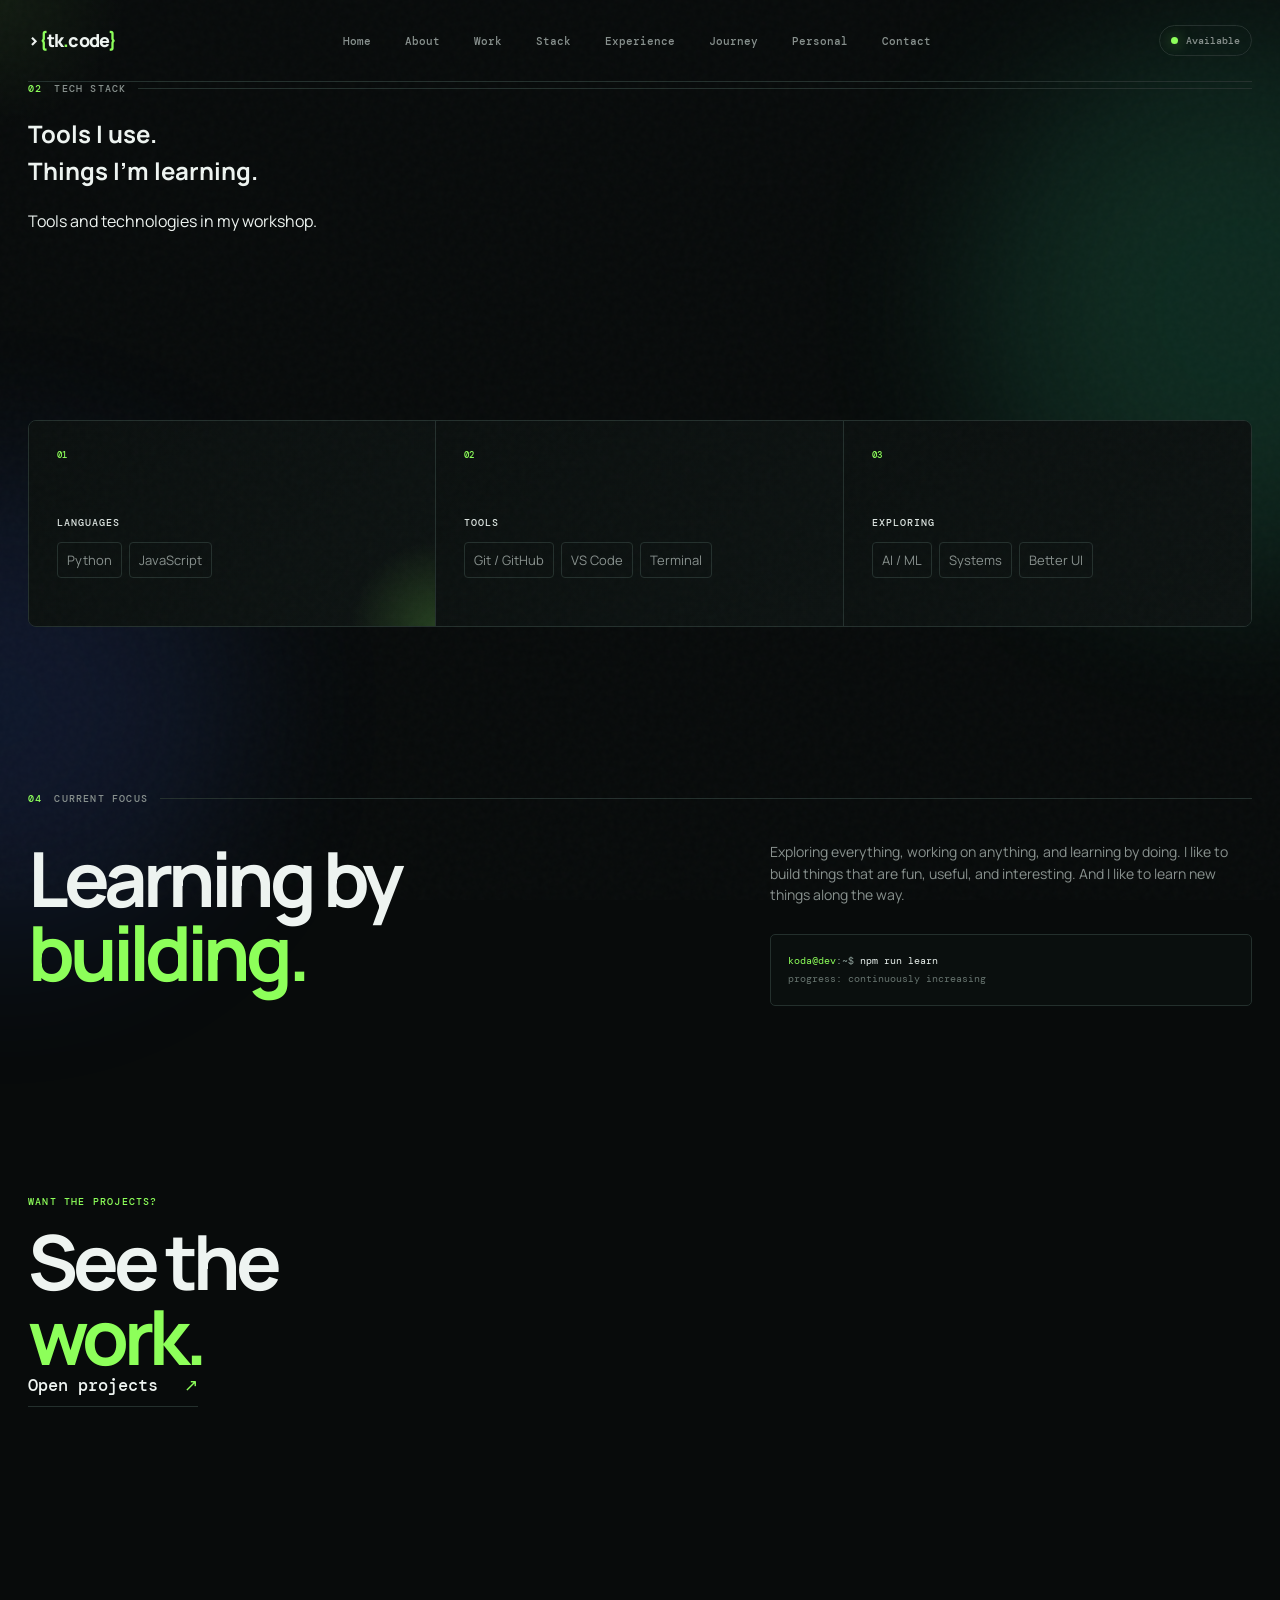
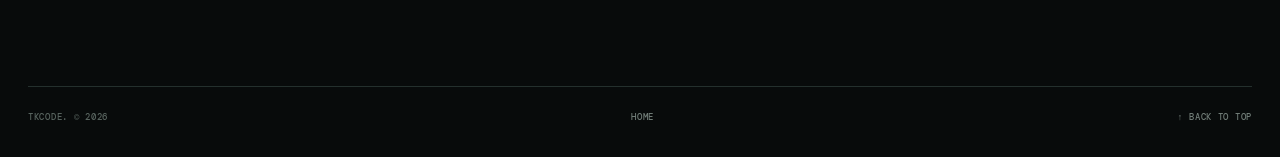
<file: stack.html>
<!doctype html>
<html lang="en">
<head>
  <meta charset="utf-8">
  <meta name="viewport" content="width=device-width,initial-scale=1">
  <title>Koda — Stack</title>
  <link rel="preconnect" href="https://fonts.googleapis.com">
  <link rel="preconnect" href="https://fonts.gstatic.com" crossorigin>
  <link href="https://fonts.googleapis.com/css2?family=DM+Mono:wght@400;500&family=Manrope:wght@400;500;600;700;800&display=swap" rel="stylesheet">
  <link rel="stylesheet" href="style.css">
</head>
<body>
  <div class="noise"></div>
  <div class="cursor-glow"></div>
  <div class="ambient ambient-a"></div>
  <div class="ambient ambient-b"></div>

  <header class="site-header">
    <a class="brand" href="index.html">
      ><span>{</span>tk<span>.</span>code<span>}</span>
    </a>

    <nav class="nav">
      <a href="index.html">Home</a>
      <a href="about.html">About</a>
      <a href="work.html">Work</a>
      <a class="active" href="stack.html">Stack</a>
      <a href="experience.html">Experience</a>
      <a href="journey.html">Journey</a>
      <a href="personal.html">Personal</a>
      <a href="contact.html">Contact</a>
    </nav>

    <a class="availability" href="contact.html">
      <span></span>
      Available
    </a>
  </header>

  <main>
    <section class="section-pad page-hero reveal">
      <div class="section-label">
        <span>02</span>
        Tech stack
        <i></i>
      </div>

      <h1 class="page-title">
        Tools I use.<br>
        <span>Things I’m learning.</span>
      </h1>

      <p class="page-lead">
        Tools and technologies in my workshop.
      </p>
    </section>

    <section class="section-pad section-block reveal">
      <div class="stack-panel">
        <div class="stack-card featured-stack">
          <div class="stack-number">01</div>
          <div class="stack-title">Languages</div>
          <div class="stack-list">
            <span>Python</span>
            <span>JavaScript</span>
          </div>
        </div>

        <div class="stack-card">
          <div class="stack-number">02</div>
          <div class="stack-title">Tools</div>
          <div class="stack-list">
            <span>Git / GitHub</span>
            <span>VS Code</span>
            <span>Terminal</span>
          </div>
        </div>

        <div class="stack-card">
          <div class="stack-number">03</div>
          <div class="stack-title">Exploring</div>
          <div class="stack-list">
            <span>AI / ML</span>
            <span>Systems</span>
            <span>Better UI</span>
          </div>
        </div>
      </div>
    </section>

    <section class="section-pad section-block reveal">
      <div class="section-label">
        <span>04</span>
        Current focus
        <i></i>
      </div>

      <div class="about-grid">
        <div class="about-lead">
          <h2>
            Learning by<br>
            <span>building.</span>
          </h2>
        </div>

        <div class="about-copy">
          <p>
            Exploring everything, working on anything, and learning by doing. I like to build things that are fun, useful, and interesting. And I like to learn new things along the way.
          </p>

          <div class="mono-note">
            <span>koda@dev</span>:~$ <b>npm run learn</b><br>
            <em>progress: continuously increasing</em>
          </div>
        </div>
      </div>
    </section>

    <section class="section-pad contact reveal">
      <div class="contact-content">
        <p class="kicker">Want the projects?</p>

        <h2>
          See the<br>
          <span>work.</span>
        </h2>

        <a class="email-link magnetic" href="work.html">
          Open projects <span>↗</span>
        </a>
      </div>
    </section>
  </main>

  <footer class="footer">
    <span>tkcode. © 2026</span>
    <a href="index.html">Home</a>
    <a href="#top">↑ back to top</a>
  </footer>

  <script src="script.js"></script>
</body>
</html>
</file>
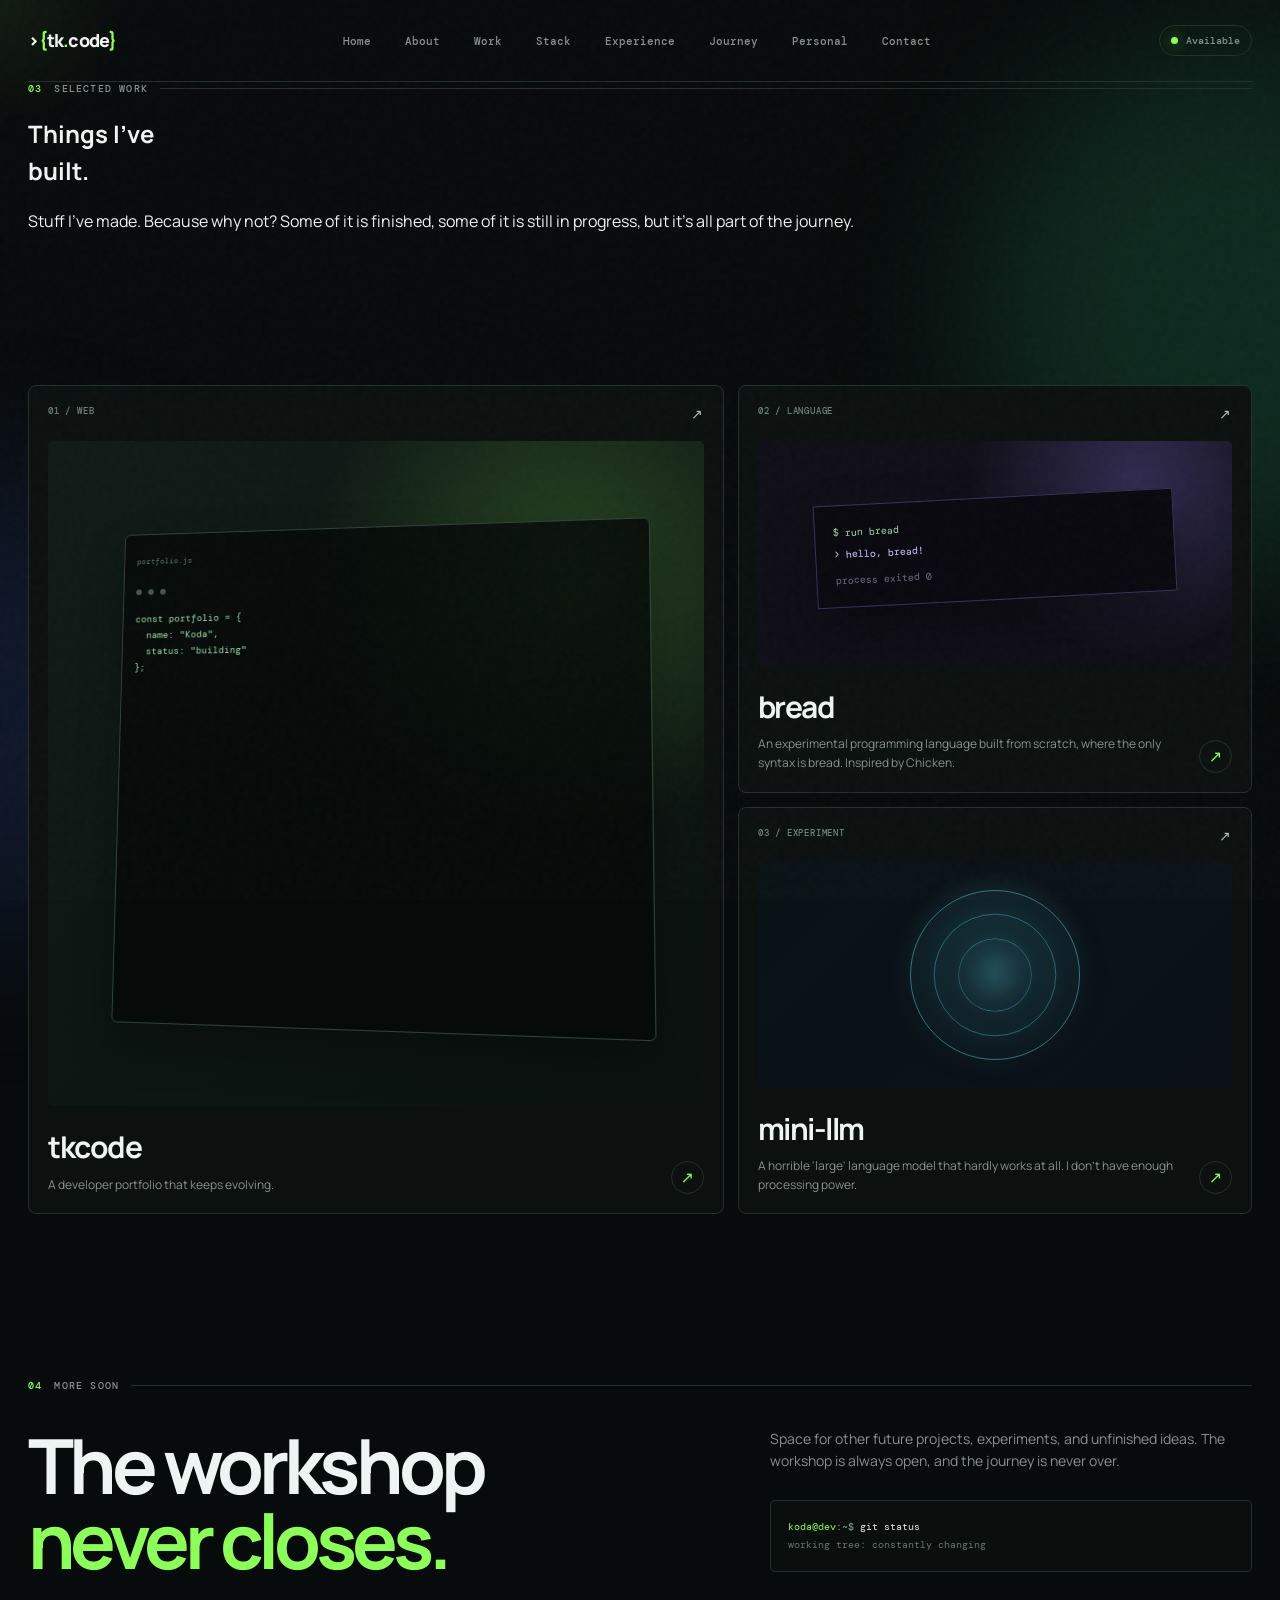
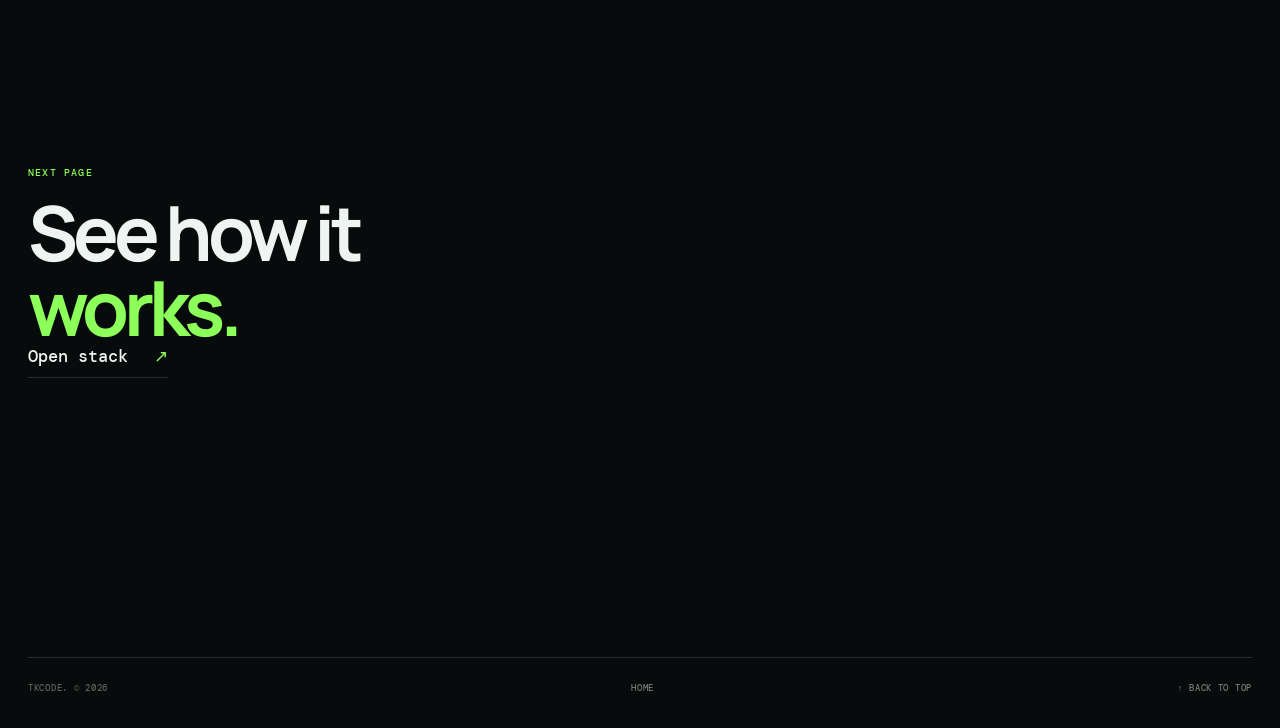
<file: work.html>
<!doctype html>
<html lang="en">
<head>
  <meta charset="utf-8">
  <meta name="viewport" content="width=device-width,initial-scale=1">
  <title>Koda — Work</title>
  <link rel="preconnect" href="https://fonts.googleapis.com">
  <link rel="preconnect" href="https://fonts.gstatic.com" crossorigin>
  <link href="https://fonts.googleapis.com/css2?family=DM+Mono:wght@400;500&family=Manrope:wght@400;500;600;700;800&display=swap" rel="stylesheet">
  <link rel="stylesheet" href="style.css">
</head>
<body>
  <div class="noise"></div>
  <div class="cursor-glow"></div>
  <div class="ambient ambient-a"></div>
  <div class="ambient ambient-b"></div>

  <header class="site-header">
    <a class="brand" href="index.html">
      ><span>{</span>tk<span>.</span>code<span>}</span>
    </a>

    <nav class="nav">
      <a href="index.html">Home</a>
      <a href="about.html">About</a>
      <a class="active" href="work.html">Work</a>
      <a href="stack.html">Stack</a>
      <a href="experience.html">Experience</a>
      <a href="journey.html">Journey</a>
      <a href="personal.html">Personal</a>
      <a href="contact.html">Contact</a>
    </nav>

    <a class="availability" href="contact.html">
      <span></span>
      Available
    </a>
  </header>

  <main>
    <section class="section-pad page-hero reveal">
      <div class="section-label">
        <span>03</span>
        Selected work
        <i></i>
      </div>

      <h1 class="page-title">
        Things I've<br>
        <span>built.</span>
      </h1>

      <p class="page-lead">
        Stuff I've made. Because why not? Some of it is finished, some of it is still in progress, but it's all part of the journey.
      </p>
    </section>

    <section class="section-pad section-block reveal">
      <div class="projects-grid">
        <a
          class="project project-main magnetic"
          href="https://github.com/CoderKoda/tkcode"
          target="_blank"
          rel="noreferrer"
        >
          <div class="project-top">
            <span>01 / WEB</span>
            <b>↗</b>
          </div>

          <div class="project-art art-green">
            <div class="art-window">
              <span></span>
              <span></span>
              <span></span>
              <pre>const portfolio = {
  name: "Koda",
  status: "building"
};</pre>
            </div>
          </div>

          <div class="project-bottom">
            <div>
              <h3>tkcode</h3>
              <p>A developer portfolio that keeps evolving.</p>
            </div>
            <span class="arrow-circle">↗</span>
          </div>
        </a>

        <a class="project project-side" href="#" data-placeholder>
          <div class="project-top">
            <span>02 / LANGUAGE</span>
            <b>↗</b>
          </div>

          <div class="project-art art-purple">
            <div class="terminal-art">
              <div>$ run bread</div>
              <div>&gt; hello, bread!</div>
              <div class="dim">process exited 0</div>
            </div>
          </div>

          <div class="project-bottom">
            <div>
              <h3>bread</h3>
              <p>An experimental programming language built from scratch, where the only syntax is bread. Inspired by Chicken.</p>
            </div>
            <span class="arrow-circle">↗</span>
          </div>
        </a>

        <a class="project project-side" href="#" data-placeholder>
          <div class="project-top">
            <span>03 / EXPERIMENT</span>
            <b>↗</b>
          </div>

          <div class="project-art art-blue">
            <div class="orb-stack">
              <span></span>
              <span></span>
              <span></span>
            </div>
          </div>

          <div class="project-bottom">
            <div>
              <h3>mini-llm</h3>
              <p>A horrible 'large' language model that hardly works at all. I don't have enough processing power.</p>
            </div>
            <span class="arrow-circle">↗</span>
          </div>
        </a>
      </div>
    </section>

    <section class="section-pad section-block reveal">
      <div class="section-label">
        <span>04</span>
        More soon
        <i></i>
      </div>

      <div class="about-grid">
        <div class="about-lead">
          <h2>
            The workshop<br>
            <span>never closes.</span>
          </h2>
        </div>

        <div class="about-copy">
          <p>
            Space for other future projects, experiments, and unfinished ideas. The workshop is always open, and the journey is never over.
          </p>

          <div class="mono-note">
            <span>koda@dev</span>:~$ <b>git status</b><br>
            <em>working tree: constantly changing</em>
          </div>
        </div>
      </div>
    </section>

    <section class="section-pad contact reveal">
      <div class="contact-content">
        <p class="kicker">Next page</p>

        <h2>
          See how it<br>
          <span>works.</span>
        </h2>

        <a class="email-link magnetic" href="stack.html">
          Open stack <span>↗</span>
        </a>
      </div>
    </section>
  </main>

  <footer class="footer">
    <span>tkcode. © 2026</span>
    <a href="index.html">Home</a>
    <a href="#top">↑ back to top</a>
  </footer>

  <script src="script.js"></script>
</body>
</html>
</file>
<file: style.css>
:root{--bg:#080b0b;--panel:#0d1211;--panel-soft:#111817;--line:#24302d;--text:#eef4f1;--muted:#88918e;--green:#8dff5a;--green2:#48e6a1;--cyan:#62e6ff;--purple:#9a84ff;--blue:#67a6ff;--max:1240px;--mono:'DM Mono',monospace;--sans:'Manrope',system-ui,sans-serif}*{box-sizing:border-box}html{scroll-behavior:smooth}body{margin:0;background:var(--bg);color:var(--text);font-family:var(--sans);line-height:1.55;overflow-x:hidden}a{color:inherit}.noise{position:fixed;inset:0;z-index:100;pointer-events:none;opacity:.025;background-image:url("data:image/svg+xml,%3Csvg viewBox='0 0 180 180' xmlns='http://www.w3.org/2000/svg'%3E%3Cfilter id='n'%3E%3CfeTurbulence type='fractalNoise' baseFrequency='.85' numOctaves='3' stitchTiles='stitch'/%3E%3C/filter%3E%3Crect width='100%25' height='100%25' filter='url(%23n)'/%3E%3C/svg%3E")}.cursor-glow{position:fixed;width:260px;height:260px;border-radius:50%;pointer-events:none;z-index:-1;transform:translate(-50%,-50%);background:radial-gradient(circle,rgba(141,255,90,.07),transparent 68%);mix-blend-mode:screen}.ambient{position:fixed;pointer-events:none;filter:blur(90px);opacity:.13;border-radius:50%;z-index:-2}.ambient-a{width:42vw;height:42vw;right:-18vw;top:4vh;background:#3dffb1}.ambient-b{width:36vw;height:36vw;left:-18vw;top:53vh;background:#436dff}.site-header{position:relative;width:min(var(--max),calc(100% - 56px));height:82px;margin:0 auto;display:flex;align-items:center;justify-content:space-between;border-bottom:1px solid var(--line);z-index:5}.brand{font-size:18px;font-weight:800;text-decoration:none;letter-spacing:-.04em}.brand span{color:var(--green)}.nav{display:flex;gap:34px}.nav a{font:500 11px var(--mono);color:var(--muted);text-decoration:none;transition:color .2s,transform .2s}.nav a:hover{color:var(--green);transform:translateY(-1px)}.availability{font:500 10px var(--mono);text-decoration:none;color:var(--muted);display:flex;align-items:center;gap:8px;border:1px solid var(--line);padding:8px 11px;border-radius:999px;transition:border-color .2s,background .2s}.availability:hover{border-color:#3b4a46;background:#0e1513}.availability span,.pulse{width:7px;height:7px;border-radius:50%;display:inline-block;background:var(--green);box-shadow:0 0 14px rgba(141,255,90,.6)}.section-pad{width:min(var(--max),calc(100% - 56px));margin:0 auto}.hero{min-height:calc(100vh - 82px);display:grid;grid-template-columns:1.03fr .97fr;gap:70px;align-items:center;padding:92px 0 100px}.kicker{display:flex;align-items:center;gap:9px;color:var(--muted);font:500 10px var(--mono);text-transform:uppercase;letter-spacing:.12em}.hero h1{font-size:clamp(58px,8.3vw,112px);line-height:.9;letter-spacing:-.075em;margin:20px 0 28px;font-weight:700}.hero h1 span,.hero h1 i,.about-lead h2 span,.projects-heading h2 span,.journey-heading h2 span,.contact-content h2 span{font-style:normal;color:var(--green)}.hero h1 i{font-style:normal;color:#dce5e0}.hero-sub{max-width:600px;color:var(--muted);font-size:16px;line-height:1.75;margin:0 0 30px}.hero-actions{display:flex;gap:11px;flex-wrap:wrap}.btn{display:inline-flex;align-items:center;gap:24px;text-decoration:none;font:500 11px var(--mono);border-radius:6px;padding:13px 16px;transition:transform .25s,border-color .25s,background .25s}.btn b{font-size:14px;font-weight:400}.btn:hover{transform:translateY(-3px)}.btn-fill{background:var(--green);color:#081006}.btn-fill:hover{box-shadow:0 12px 35px rgba(141,255,90,.12)}.btn-ghost{border:1px solid var(--line);color:var(--text)}.btn-ghost:hover{border-color:#3e4d49;background:#0d1211}.hero-visual{min-height:540px;position:relative;display:grid;place-items:center}.hero-sphere{position:relative;width:min(32vw,420px);height:min(32vw,420px);min-width:280px;min-height:280px;border-radius:50%;overflow:hidden;background:radial-gradient(circle at 34% 29%,#4d5f58 0,#20322d 23%,#0c1512 58%,#070b0a 100%);box-shadow:inset -30px -22px 70px rgba(0,0,0,.75),inset 18px 16px 42px rgba(144,255,188,.12),0 30px 90px rgba(0,0,0,.45);animation:float 7s ease-in-out infinite}.hero-sphere:before{content:"";position:absolute;inset:-20%;background:radial-gradient(circle at 37% 27%,rgba(141,255,90,.55),transparent 16%),radial-gradient(circle at 70% 67%,rgba(80,229,255,.22),transparent 23%);filter:blur(22px)}.sphere-grid{position:absolute;inset:0;background:repeating-radial-gradient(ellipse at center,transparent 0 25px,rgba(141,255,90,.12) 26px 27px),repeating-linear-gradient(90deg,transparent 0 35px,rgba(141,255,90,.08) 36px 37px);border-radius:50%;transform:rotate(-18deg) scale(1.25);opacity:.42;mix-blend-mode:screen}.sphere-core{position:absolute;inset:0;display:grid;place-items:center;font-size:100px;font-weight:800;letter-spacing:-.08em;color:#ecfff0;text-shadow:0 0 35px rgba(141,255,90,.35);mix-blend-mode:screen}.sphere-glow{position:absolute;width:70%;height:70%;left:15%;top:12%;border-radius:50%;background:radial-gradient(circle,rgba(141,255,90,.2),transparent 65%);filter:blur(30px)}.orbit{position:absolute;border:1px solid rgba(141,255,90,.16);border-radius:50%;transform:rotate(-22deg)}.orbit-one{width:75%;height:29%;animation:orbit 12s linear infinite}.orbit-two{width:92%;height:40%;transform:rotate(34deg);border-color:rgba(103,166,255,.12);animation:orbit-rev 17s linear infinite}.floating-code{position:absolute;padding:7px 10px;border:1px solid var(--line);background:rgba(10,15,14,.8);backdrop-filter:blur(10px);border-radius:5px;color:#a5b3ad;font:500 9px var(--mono);box-shadow:0 12px 30px rgba(0,0,0,.2);animation:bob 4s ease-in-out infinite}.floating-code:before{content:'//';color:var(--green);margin-right:6px}.code-a{top:18%;left:0}.code-b{right:2%;top:39%;animation-delay:-1.4s}.code-c{bottom:16%;left:15%;animation-delay:-2.2s}.stats{display:grid;grid-template-columns:repeat(4,1fr);border-top:1px solid var(--line);border-bottom:1px solid var(--line)}.compact-pad{padding:0}.stat{padding:30px 22px;border-right:1px solid var(--line);display:flex;flex-direction:column;gap:2px}.stat:last-child{border-right:0}.stat strong{font-size:46px;letter-spacing:-.07em;font-weight:700}.stat span{font:500 9px var(--mono);color:var(--muted);text-transform:uppercase;letter-spacing:.09em}.section-block{padding:135px 0 30px}.section-label{display:flex;align-items:center;gap:12px;color:var(--muted);font:500 10px var(--mono);text-transform:uppercase;letter-spacing:.12em}.section-label>span:first-child{color:var(--green)}.section-label i{height:1px;background:var(--line);flex:1}.about-grid{display:grid;grid-template-columns:1.15fr .85fr;gap:90px;margin-top:36px}.about-lead h2,.projects-heading h2,.journey-heading h2,.contact-content h2{font-size:clamp(44px,6vw,76px);line-height:.98;letter-spacing:-.065em;margin:0;font-weight:700}.about-copy{max-width:510px;color:var(--muted);font-size:14px}.about-copy p{margin:0 0 21px}.mono-note{margin-top:28px;padding:17px;background:#0a0f0e;border:1px solid var(--line);border-radius:5px;color:#8ea09a;font:10px/1.8 var(--mono)}.mono-note span{color:var(--green)}.mono-note b{color:#e7efeb;font-weight:400}.mono-note em{color:#67746f;font-style:normal}.stack-panel{display:grid;grid-template-columns:repeat(3,1fr);margin-top:35px;border:1px solid var(--line);border-radius:8px;overflow:hidden}.stack-card{padding:28px;border-right:1px solid var(--line);min-height:205px;position:relative;overflow:hidden;background:linear-gradient(145deg,#0b100f,#0d1312);transition:background .25s,transform .25s}.stack-card:last-child{border-right:0}.stack-card:hover{background:#101715;transform:translateY(-2px)}.featured-stack:before{content:"";position:absolute;width:180px;height:180px;right:-90px;bottom:-90px;border-radius:50%;background:radial-gradient(circle,rgba(141,255,90,.18),transparent 66%)}.stack-number{font:500 9px var(--mono);color:var(--green);margin-bottom:55px}.stack-title{font:500 10px var(--mono);text-transform:uppercase;letter-spacing:.1em;color:#dce4e0;margin-bottom:13px}.stack-list{display:flex;flex-wrap:wrap;gap:7px}.stack-list span{font-size:13px;color:var(--muted);padding:7px 9px;border:1px solid var(--line);border-radius:4px}.projects-heading,.journey-heading{display:grid;grid-template-columns:1fr .65fr;gap:70px;align-items:end;margin:35px 0}.projects-heading p,.journey-heading p{color:var(--muted);font-size:14px;max-width:370px}.projects-grid{display:grid;grid-template-columns:1.15fr .85fr;gap:14px}.project{display:flex;flex-direction:column;text-decoration:none;padding:19px;background:#0c1110;border:1px solid var(--line);border-radius:8px;min-height:500px;overflow:hidden;transition:transform .35s,border-color .35s,box-shadow .35s}.project:hover{transform:translateY(-7px);border-color:#40534d;box-shadow:0 25px 70px rgba(0,0,0,.2)}.project-main{grid-row:span 2}.project-side{min-height:243px}.project-top{display:flex;justify-content:space-between;color:#71807a;font:500 9px var(--mono);text-transform:uppercase;letter-spacing:.09em}.project-top b{color:#b1beb8;font-weight:400;font-size:14px}.project-art{position:relative;flex:1;min-height:225px;margin:18px 0;border-radius:5px;overflow:hidden}.art-green{background:radial-gradient(circle at 80% 20%,rgba(141,255,90,.2),transparent 35%),linear-gradient(135deg,#101b17,#0b120f)}.art-purple{background:radial-gradient(circle at 80% 20%,rgba(154,132,255,.25),transparent 40%),#100f18}.art-blue{background:radial-gradient(circle at 50% 45%,rgba(98,230,255,.18),transparent 35%),linear-gradient(135deg,#091316,#0c1119)}.art-window{position:absolute;inset:12% 9%;padding:13px;background:rgba(5,9,8,.8);border:1px solid #33423c;border-radius:6px;box-shadow:0 20px 45px rgba(0,0,0,.3);transform:perspective(900px) rotateY(-7deg) rotateX(4deg);transition:transform .5s}.project:hover .art-window{transform:perspective(900px) rotateY(0) rotateX(0) scale(1.025)}.art-window>span{display:inline-block;width:6px;height:6px;border-radius:50%;background:#47574f;margin-right:4px}.art-window:before{content:'portfolio.js';display:block;margin:10px 0 13px;color:#67766f;font:8px var(--mono)}.art-window pre,.terminal-art{font:10px/1.7 var(--mono);color:#9fd9ab}.terminal-art{position:absolute;left:12%;right:12%;top:25%;padding:18px;border:1px solid #3a3156;background:#0a0910;box-shadow:0 25px 50px rgba(0,0,0,.4);transform:rotate(-3deg);transition:transform .5s}.project:hover .terminal-art{transform:rotate(0) translateY(-4px)}.terminal-art div:nth-child(2){color:#d5caFF;margin-top:5px}.terminal-art .dim{color:#6f697e;margin-top:9px}.orb-stack{position:absolute;width:170px;height:170px;left:50%;top:50%;transform:translate(-50%,-50%)}.orb-stack span{position:absolute;inset:0;border:1px solid rgba(98,230,255,.45);border-radius:50%;box-shadow:inset 0 0 40px rgba(98,230,255,.07),0 0 40px rgba(98,230,255,.05)}.orb-stack span:nth-child(2){transform:scale(.72) rotate(45deg)}.orb-stack span:nth-child(3){transform:scale(.43) rotate(90deg);background:radial-gradient(circle,rgba(98,230,255,.15),transparent 66%)}.project-bottom{display:flex;justify-content:space-between;gap:18px;align-items:flex-end}.project-bottom h3{font-size:30px;letter-spacing:-.05em;margin:0 0 5px}.project-bottom p{color:var(--muted);font-size:12px;max-width:500px;margin:0}.arrow-circle{flex:0 0 auto;width:33px;height:33px;border:1px solid var(--line);border-radius:50%;display:grid;place-items:center;color:var(--green);transition:transform .3s,background .3s}.project:hover .arrow-circle{transform:rotate(45deg);background:#152018}.experience-list{margin-top:35px;border-top:1px solid var(--line)}.experience-item{display:grid;grid-template-columns:110px 1fr 40px;gap:28px;align-items:center;padding:26px 0;border-bottom:1px solid var(--line);transition:padding .3s}.experience-item:hover{padding-left:10px}.experience-year{font:500 9px var(--mono);color:var(--green)}.experience-item h3{margin:0 0 5px;font-size:25px;letter-spacing:-.04em}.experience-item p{margin:0;color:var(--muted);font-size:13px;max-width:700px}.experience-mark{font-size:18px;color:#73817b;transition:transform .3s,color .3s}.experience-item:hover .experience-mark{transform:translate(3px,-3px);color:var(--green)}.journey{padding-bottom:90px}.timeline{margin-top:35px;border-left:1px solid #33403c;padding-left:31px}.timeline-item{position:relative;display:grid;grid-template-columns:90px 1fr;gap:26px;padding:0 0 44px}.timeline-item:last-child{padding-bottom:0}.timeline-item:before{content:"";position:absolute;width:8px;height:8px;border-radius:50%;border:1px solid var(--green);background:var(--bg);left:-36px;top:3px}.timeline-item.active:before{background:var(--green);box-shadow:0 0 15px rgba(141,255,90,.5)}.timeline-item>span{font:500 10px var(--mono);color:#7f8c86}.timeline-item p{margin:0;color:var(--muted);font-size:13px;max-width:700px}.contact{position:relative;min-height:650px;padding-bottom:130px;display:flex;align-items:center}.contact-orb{position:absolute;right:3%;top:26%;width:320px;height:320px;border-radius:50%;background:radial-gradient(circle at 38% 30%,rgba(141,255,90,.32),rgba(50,90,65,.16) 25%,transparent 62%);filter:blur(1px);animation:float 8s ease-in-out infinite}.contact-orb:before,.contact-orb:after{content:"";position:absolute;inset:0;border:1px solid rgba(141,255,90,.13);border-radius:50%;transform:scale(1.18) rotate(18deg)}.contact-orb:after{transform:scale(1.38) rotate(-23deg);border-color:rgba(98,230,255,.08)}.contact-content{position:relative;z-index:1}.contact-content .kicker{color:var(--green);margin-bottom:16px}.contact-copy{max-width:500px;color:var(--muted);font-size:14px;margin:25px 0 28px}.email-link{display:inline-flex;align-items:center;gap:26px;text-decoration:none;font:500 17px var(--mono);border-bottom:1px solid var(--line);padding-bottom:10px;transition:gap .3s,border-color .3s}.email-link span{color:var(--green)}.email-link:hover{gap:34px;border-color:#41524c}.footer{width:min(var(--max),calc(100% - 56px));margin:0 auto;padding:24px 0 34px;border-top:1px solid var(--line);display:flex;justify-content:space-between;color:#58645f;font:500 9px var(--mono);text-transform:uppercase;letter-spacing:.08em}.footer a{text-decoration:none;color:#707c77}.reveal{opacity:0;transform:translateY(26px);transition:opacity .8s ease,transform .8s cubic-bezier(.22,1,.36,1)}.reveal.visible{opacity:1;transform:none}.reveal-delay-2{transition-delay:.15s}@keyframes float{0%,100%{transform:translateY(0)}50%{transform:translateY(-12px)}}@keyframes bob{0%,100%{transform:translateY(0)}50%{transform:translateY(-7px)}}@keyframes orbit{to{transform:rotate(338deg)}}@keyframes orbit-rev{to{transform:rotate(-326deg)}}@keyframes blink{50%{opacity:0}}@media(max-width:900px){.nav{gap:18px}.nav a{font-size:10px}.hero{grid-template-columns:1fr;gap:40px;padding:75px 0 85px}.hero-visual{min-height:430px}.hero-sphere{width:330px;height:330px}.projects-grid{grid-template-columns:1fr}.project-main{grid-row:auto}.about-grid,.projects-heading,.journey-heading{grid-template-columns:1fr;gap:25px}.stack-panel{grid-template-columns:1fr}.stack-card{border-right:0;border-bottom:1px solid var(--line)}.stack-card:last-child{border-bottom:0}.contact-orb{opacity:.45;right:-80px}.footer{gap:15px;flex-wrap:wrap}}@media(max-width:650px){.site-header,.section-pad,.footer{width:calc(100% - 32px)}.site-header{height:70px}.nav{display:none}.availability{font-size:9px}.hero{min-height:calc(100vh - 70px);padding:60px 0}.hero h1{font-size:clamp(53px,15vw,78px);margin-top:18px}.hero-sub{font-size:14px}.hero-visual{min-height:350px}.hero-sphere{width:260px;height:260px;min-width:260px;min-height:260px}.sphere-core{font-size:70px}.floating-code{font-size:8px}.code-a{left:-4px}.code-b{right:-4px}.stats{grid-template-columns:1fr 1fr}.stat{padding:22px 16px}.stat:nth-child(2){border-right:0}.stat:nth-child(-n+2){border-bottom:1px solid var(--line)}.stat strong{font-size:34px}.section-block{padding-top:100px}.about-lead h2,.projects-heading h2,.journey-heading h2,.contact-content h2{font-size:44px}.experience-item{grid-template-columns:70px 1fr;gap:16px}.experience-mark{display:none}.timeline{padding-left:22px}.timeline-item{grid-template-columns:1fr;gap:8px;padding-bottom:34px}.timeline-item:before{left:-27px}.contact{min-height:560px}.contact-orb{width:240px;height:240px;top:40%;right:-100px}.email-link{font-size:13px}.footer{font-size:8px}}
</file>
<file: personal.css>
/* Personal-page extension. The shared portfolio stack remains in style.css. */
.personal-page{--personal-accent:#a8ff6a}.personal-page .hero{min-height:85vh}.personal-hero .hero-sub{max-width:560px}.personal-visual{min-height:510px;position:relative;display:grid;place-items:center}.photo-placeholder{width:min(390px,78vw);aspect-ratio:4/5;position:relative;overflow:hidden;border:1px solid var(--line);border-radius:18px;background:radial-gradient(circle at 55% 34%,rgba(168,255,106,.22),transparent 18%),radial-gradient(circle at 30% 75%,rgba(104,118,255,.22),transparent 30%),linear-gradient(145deg,#111a16,#080c0b 70%);box-shadow:0 30px 90px rgba(0,0,0,.42);transform:rotate(2deg);transition:transform .6s cubic-bezier(.16,1,.3,1),box-shadow .4s ease}.photo-placeholder:hover{transform:rotate(0) translateY(-8px);box-shadow:0 42px 110px rgba(0,0,0,.5)}.photo-placeholder:before{content:"";position:absolute;inset:12px;border:1px solid rgba(255,255,255,.08);border-radius:13px}.photo-noise{position:absolute;inset:0;opacity:.18;background-image:radial-gradient(rgba(255,255,255,.12) 1px,transparent 1px);background-size:5px 5px;mix-blend-mode:screen}.photo-letter{position:absolute;inset:0;display:grid;place-items:center;font-size:clamp(130px,20vw,220px);font-weight:800;letter-spacing:-.08em;color:rgba(255,255,255,.12);text-shadow:0 0 50px rgba(168,255,106,.14)}.photo-placeholder>span{position:absolute;left:24px;bottom:22px;font:10px var(--mono);letter-spacing:.12em;color:#8a9889}.floating-note{position:absolute;padding:10px 12px;background:rgba(10,15,13,.82);border:1px solid rgba(255,255,255,.11);backdrop-filter:blur(12px);border-radius:7px;font:10px var(--mono);color:#aab6aa;box-shadow:0 16px 35px rgba(0,0,0,.25);transition:transform .3s ease}.floating-note:hover{transform:translateY(-4px)}.note-a{top:17%;right:2%;color:var(--personal-accent)}.note-b{bottom:20%;left:1%}.note-c{bottom:9%;right:8%}.personal-about .about-copy{max-width:600px}.interest-grid{display:grid;grid-template-columns:repeat(2,1fr);gap:12px}.interest-card{position:relative;min-height:260px;padding:25px;border:1px solid var(--line);border-radius:12px;background:linear-gradient(145deg,#101511,#0b0e0c);overflow:hidden;transition:transform .35s cubic-bezier(.16,1,.3,1),border-color .35s ease,background .35s ease}.interest-card:before{content:"";position:absolute;width:180px;height:180px;right:-80px;bottom:-90px;border-radius:50%;background:rgba(168,255,106,.09);filter:blur(18px);transition:transform .5s ease}.interest-card:hover{transform:translateY(-8px);border-color:rgba(168,255,106,.3);background:linear-gradient(145deg,#121a14,#0b0e0c)}.interest-card:hover:before{transform:scale(1.5)}.interest-icon{display:grid;place-items:center;width:46px;height:46px;border-radius:12px;background:#141c15;border:1px solid #283329;color:var(--personal-accent);font-size:19px}.interest-label,.panel-label{display:block;margin-top:26px;color:#657266;font:9px var(--mono);letter-spacing:.1em;text-transform:uppercase}.interest-card h3{margin:8px 0 7px;font-size:29px;letter-spacing:-.045em}.interest-card p{margin:0;max-width:500px;color:var(--muted);font-size:13px}.favorites-grid{display:grid;grid-template-columns:1.1fr .9fr .9fr;gap:12px}.favorite-panel{position:relative;min-height:320px;padding:24px;border:1px solid var(--line);border-radius:12px;background:linear-gradient(145deg,#111612,#0a0d0b);overflow:hidden}.fake-record{position:absolute;right:-55px;top:50px;width:240px;height:240px;border-radius:50%;background:repeating-radial-gradient(circle,#171d19 0 7px,#0e130f 8px 12px);box-shadow:0 25px 45px #0008}.fake-record:before{content:"";position:absolute;inset:18px;border:1px solid #ffffff0c;border-radius:50%}.fake-record>div{position:absolute;inset:calc(50% - 25px);border-radius:50%;background:var(--personal-accent);box-shadow:0 0 0 10px #101610,0 0 25px rgba(168,255,106,.25)}.favorite-copy{position:absolute;left:24px;bottom:24px;z-index:1}.favorite-copy h3,.reading-panel h3{margin:0;font-size:24px;letter-spacing:-.04em}.favorite-copy p,.reading-panel p{margin:3px 0 0;color:#718074;font-size:12px}.reading-panel{background:linear-gradient(145deg,#111816,#0c0f0e)}.book-stack{height:185px;margin:42px auto 18px;position:relative}.book{position:absolute;width:135px;height:170px;border-radius:4px;padding:14px;color:#eaf0ea;font:9px var(--mono);display:flex;align-items:flex-end;box-shadow:10px 18px 30px #0007;transition:transform .4s cubic-bezier(.16,1,.3,1)}.book-one{left:11%;top:7px;background:linear-gradient(160deg,#40563b,#253322);transform:rotate(-9deg)}.book-two{left:27%;top:2px;background:linear-gradient(160deg,#394c64,#202e3e);transform:rotate(2deg)}.book-three{left:43%;top:10px;background:linear-gradient(160deg,#6b4b35,#3d271c);transform:rotate(10deg)}.reading-panel:hover .book-one{transform:translate(-8px,-8px) rotate(-13deg)}.reading-panel:hover .book-two{transform:translateY(-12px) rotate(0)}.reading-panel:hover .book-three{transform:translate(8px,-8px) rotate(14deg)}.quote-panel{display:flex;flex-direction:column}.quote-panel blockquote{margin:auto 0;font-size:25px;line-height:1.1;letter-spacing:-.045em;max-width:340px}.quote-mark{position:absolute;right:22px;bottom:-4px;font-size:130px;line-height:1;color:rgba(168,255,106,.08);font-family:Georgia,serif}.day-list{border-top:1px solid var(--line)}.day-list article{display:grid;grid-template-columns:110px 1fr;gap:30px;align-items:start;padding:23px 0;border-bottom:1px solid var(--line);transition:padding .25s ease}.day-list article:hover{padding-left:10px}.day-list article>span{font:11px var(--mono);color:var(--personal-accent);padding-top:5px}.day-list h3{margin:0 0 3px;font-size:23px;letter-spacing:-.035em}.day-list p{margin:0;color:var(--muted);font-size:13px}.now-grid{display:grid;grid-template-columns:repeat(3,1fr);gap:12px}.now-grid>div{padding:25px;border:1px solid var(--line);border-radius:11px;background:#0c100d}.now-grid ul{list-style:none;padding:10px 0 0;margin:0}.now-grid li{padding:9px 0;border-bottom:1px dashed #263026;color:#9daa9f;font-size:13px}.now-grid li:last-child{border-bottom:0}.personal-page .contact{overflow:hidden}.personal-page .contact:before{content:"";position:absolute;inset:auto 0 0;height:1px;background:linear-gradient(90deg,transparent,var(--personal-accent),transparent);opacity:.35}.personal-page .contact-content{position:relative}.personal-page .contact-content .kicker{color:var(--personal-accent)}.personal-page .contact-content h2 span{color:var(--personal-accent)}.personal-page .email-link{border-color:#273127}.personal-page .footer a{color:#89958b;text-decoration:none}.personal-page .nav .active{color:var(--personal-accent)}@media(max-width:900px){.personal-hero{grid-template-columns:1fr}.personal-visual{min-height:440px}.favorites-grid{grid-template-columns:1fr}.now-grid{grid-template-columns:1fr}.interest-grid{grid-template-columns:1fr}}@media(max-width:650px){.personal-visual{min-height:370px}.photo-placeholder{width:290px}.floating-note{font-size:8px}.note-a{right:0}.note-b{left:0}.note-c{right:2%}.day-list article{grid-template-columns:75px 1fr;gap:15px}.interest-card{min-height:230px}.favorite-panel{min-height:280px}}
</file>
